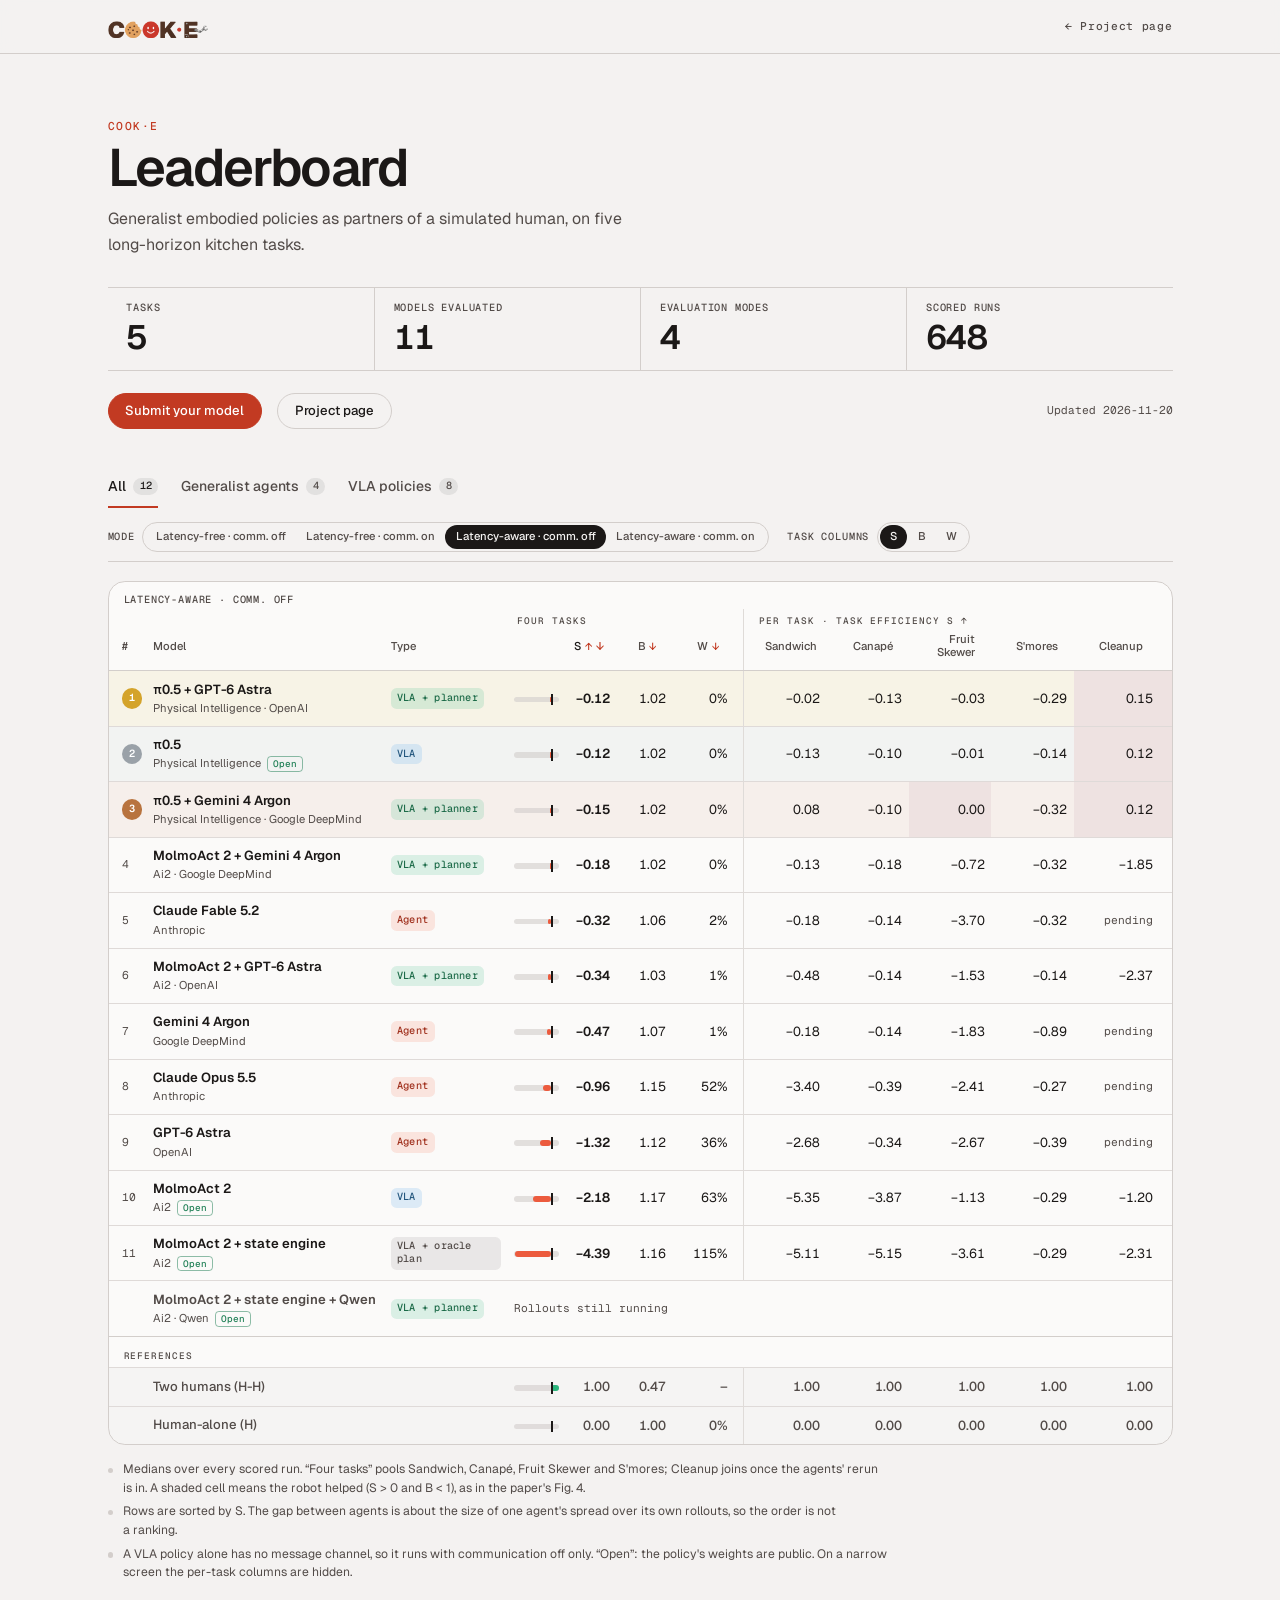
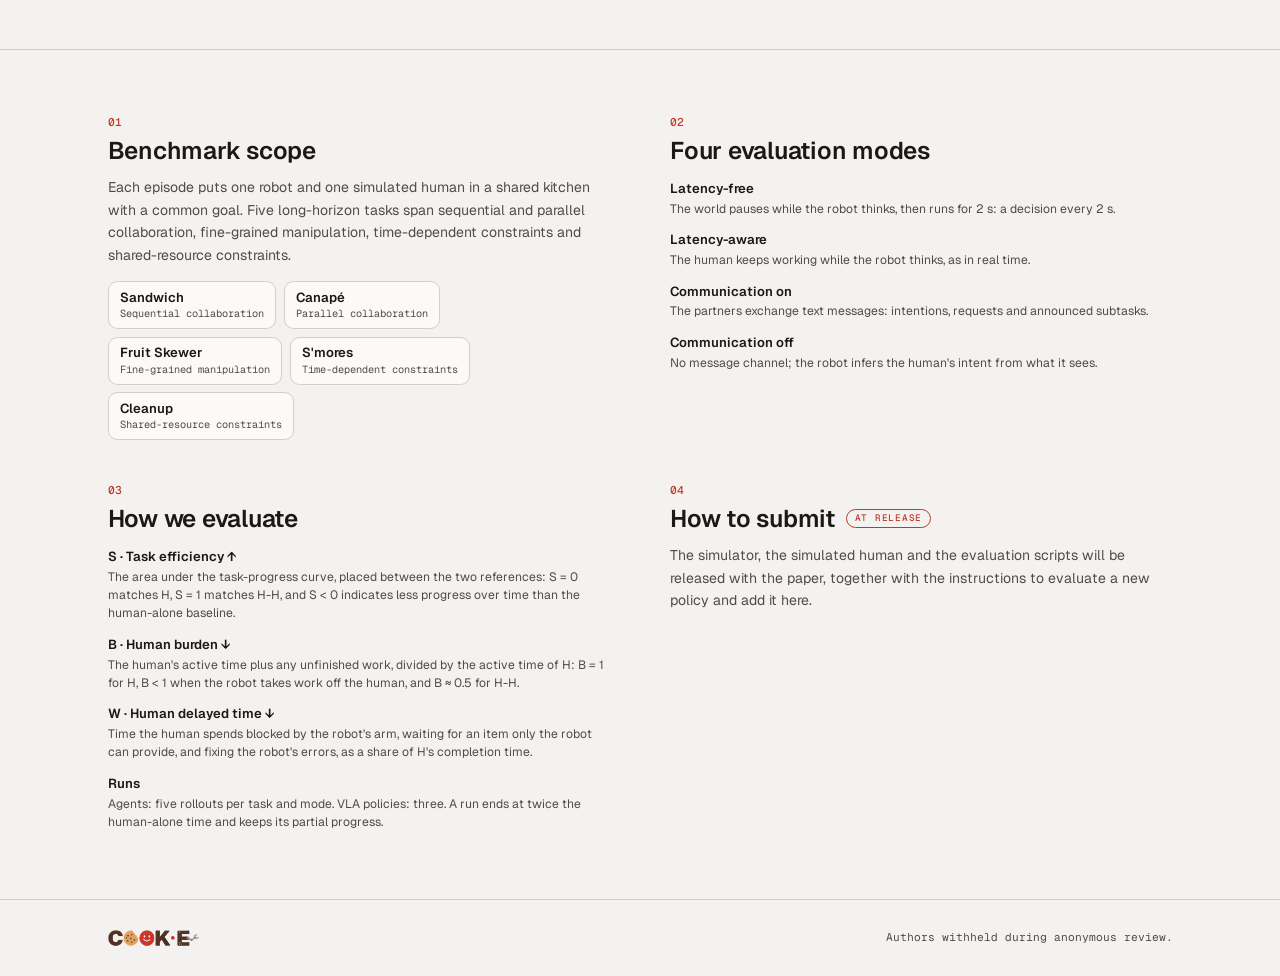
<file: leaderboard.html>
<!doctype html>
<html lang="en">
<head>
  <meta charset="utf-8">
  <meta name="viewport" content="width=device-width, initial-scale=1">
  <title>COOK·E Leaderboard</title>
  <meta name="description" content="COOK·E leaderboard: task efficiency S, human burden B and human delayed time W of generalist agents and VLA policies on five collaborative kitchen tasks, in four evaluation modes.">
  <meta name="theme-color" content="#f4f2f1">
  <link rel="icon" href="data:image/svg+xml,%3Csvg xmlns='http://www.w3.org/2000/svg' viewBox='0 0 74 74'%3E%3Crect width='74' height='74' rx='22' fill='%23e0492f'/%3E%3Ccircle cx='24' cy='32' r='6' fill='%23141210'/%3E%3Ccircle cx='50' cy='32' r='6' fill='%23141210'/%3E%3Cpath d='M26 50c6 6 16 6 22 0' fill='none' stroke='%23141210' stroke-width='5' stroke-linecap='round'/%3E%3C/svg%3E">
  <link rel="preconnect" href="https://fonts.googleapis.com">
  <link rel="preconnect" href="https://fonts.gstatic.com" crossorigin>
  <link href="https://fonts.googleapis.com/css2?family=Geist:wght@400..700&family=Geist+Mono:wght@400;500&display=swap" rel="stylesheet">
  <link rel="stylesheet" href="styles.css?v=20261121b">
  <link rel="stylesheet" href="leaderboard.css?v=20261121b">
</head>
<body class="lb-page" data-theme="cream">
  <!-- The leaderboard always uses the light theme (no night mode). -->
  <div id="app"></div>
  <noscript><p style="padding:24px">The COOK·E leaderboard needs JavaScript.</p></noscript>
  <script src="content.js?v=20261121b"></script>
  <script src="leaderboard-board.js?v=20261121b"></script>
  <script src="leaderboard-copy.js?v=20261121b"></script>
  <script src="leaderboard.js?v=20261121b"></script>
</body>
</html>
</file>
<file: styles.css>
/* Theme tokens are registered so a theme change can cross-fade every color. */
@property --bg { syntax: "<color>"; inherits: true; initial-value: #141210; }
@property --fg { syntax: "<color>"; inherits: true; initial-value: #f3ebdd; }
@property --muted { syntax: "<color>"; inherits: true; initial-value: #a89e8e; }
@property --line { syntax: "<color>"; inherits: true; initial-value: #3a332c; }
@property --surface { syntax: "<color>"; inherits: true; initial-value: #1f1b17; }
@property --surface-2 { syntax: "<color>"; inherits: true; initial-value: #26211c; }

/*
 * Layout rules for the whole page:
 * - Sizes are in rem. The root size scales the entire page on large screens,
 *   limited by both width and height, so wide and short windows stay balanced.
 * - Everything sits on .wrap: one left edge, one right edge.
 * - Two-column sections use --split, so their column lines match.
 * - Breakpoints are 1280px (side rail appears), 1000px (split collapses), and
 *   640px (phone). Use no others.
 */
:root {
  --tomato: #e0492f;
  --tomato-deep: #9f2f1c;
  --cream: #f3ebdd;
  --human: #f2a33a;
  --robot: #62c08d;
  --cool: #8db7d4;
  /* Fills for figures (bars, lanes, timelines). Text keeps the tones above; the light theme brightens only these. */
  --f-tomato: #e0492f; --f-human: #f2a33a; --f-robot: #62c08d; --f-cool: #8db7d4; --f-think: #6b6157;

  --gutter: clamp(1rem, 4vw, 3.5rem);
  --max: 74rem;
  --rail: 13.5rem;
  --measure: 42rem;
  --split: minmax(0, 7fr) minmax(0, 5fr);
  --split-rev: minmax(0, 5fr) minmax(0, 7fr);
  --col-gap: clamp(1.5rem, 4vw, 4rem);
  --tile-gap: .75rem;
  --block: clamp(2.5rem, 6vw, 4rem);
  --r-s: .625rem;
  --r-m: .875rem;
  --r-l: 1.125rem;

  --t-label: .75rem;
  --t-small: .9375rem;
  --t-body: 1rem;
  --t-lead: clamp(1rem, .95rem + .2vw, 1.0625rem);
  --t-sub: clamp(1.25rem, 1.1rem + .6vw, 1.625rem);
  --t-h3: clamp(1.5rem, 1.2rem + 1.2vw, 2.25rem);
  --t-h2: clamp(1.75rem, 1.4rem + 1.4vw, 2.5rem);

  /* Geist throughout: headings at --display-w, running text and labels in Geist and Geist Mono. */
  --display: "Geist", system-ui, sans-serif;
  --display-w: 600;
  --body: "Geist", system-ui, sans-serif;
  --mono: "Geist Mono", ui-monospace, monospace;
  --ease: cubic-bezier(.2, .7, .1, 1);
}

body[data-theme="ink"] {
  --bg: #141210; --fg: #f6efe3; --muted: #c9bfae;
  --line: #453d34; --surface: #1f1b17; --surface-2: #26211c;
}
/* Light theme ("cream" is the switch's old name). A warm grey with no yellow in it: --paper is the page colour, and
 * the hero's veil and the browser bar (main.js) take the same value. */
body[data-theme="cream"] {
  --paper: #f4f2f1;
  --bg: var(--paper); --fg: #1b1817; --muted: #524b48;
  --line: #d3cecb; --surface: #eae7e5; --surface-2: #e1dddb;
  --tomato: #c23a22; --human: #a8620a; --robot: #1f7f55; --cool: #3a6a8c;
  --f-tomato: #ec5b3e; --f-human: #f5a524; --f-robot: #2cb67d; --f-cool: #3d9be9; --f-think: #cbc5c1;
}
*, *::before, *::after { box-sizing: border-box; }
html {
  /* 15px up to a 1440 × 900 window, then in step with the tighter dimension. */
  font-size: clamp(15px, min(1.042vw, 1.667vh), 20px);
  scroll-padding-top: 4.5rem;
  -webkit-text-size-adjust: 100%;
}
body {
  margin: 0;
  background: var(--bg);
  color: var(--fg);
  font: 400 var(--t-body)/1.6 var(--body);
  -webkit-font-smoothing: antialiased;
  transition: --bg .3s ease, --fg .3s ease, --muted .3s ease, --line .3s ease, --surface .3s ease, --surface-2 .3s ease;
}
h1, h2, h3, h4, p, ul, ol, figure, blockquote, dl, dd { margin: 0; padding: 0; }
h2, h3, h4 { text-wrap: balance; font-weight: 400; }
p, li, dd, blockquote { text-wrap: pretty; }
figcaption { text-wrap: balance; }
ul, ol { list-style: none; }
a { color: inherit; }
button { font: inherit; color: inherit; background: none; border: 0; cursor: pointer; }
:focus-visible { outline: 2px solid var(--tomato); outline-offset: 3px; }

.wrap { width: 100%; max-width: var(--max); margin-inline: auto; padding-inline: var(--gutter); }
section { position: relative; }
.pad { padding-block: clamp(3rem, 6vw, 5rem); }

/* Running text keeps one line length when its column stacks to full width. */
.mt-card p, .principle p, .gap-list p { max-width: var(--measure); }

/* Section openings: a plain numbered title, then the claim. */
.sec-head h2 {
  display: flex; align-items: baseline; gap: .625rem;
  font: var(--display-w) var(--t-h2)/1.1 var(--display); letter-spacing: -.015em;
}
.sec-no { font: 500 var(--t-label)/1 var(--mono); letter-spacing: .06em; color: var(--tomato); transform: translateY(-.15em); }
.claim {
  margin-top: .875rem; max-width: 30em;
  font: 400 var(--t-sub)/1.25 var(--display); letter-spacing: -.01em; color: var(--muted); text-wrap: balance;
}
.claim em { font-style: italic; color: var(--tomato); }
.lede { color: var(--muted); max-width: 46rem; font-size: var(--t-lead); margin-top: 1.25rem; }
.lede b, .abs-body b { color: var(--fg); font-weight: 600; }

/* Wordmark */
.wm { display: inline-block; vertical-align: bottom; line-height: 0; }
.wm svg { display: block; height: .86em; width: auto; aspect-ratio: 1400 / 248; }
body[data-theme="ink"] .wm-day, body[data-theme="cream"] .wm-night { display: none; }
.wm-eye { transform-box: fill-box; transform-origin: center; animation: blink 5s infinite; }
@keyframes blink { 0%, 94%, 100% { transform: scaleY(1); } 97% { transform: scaleY(.1); } }

/* Awning */
.awning { display: flex; width: 100%; height: clamp(1.625rem, 3.4vw, 3rem); position: relative; z-index: 2; }
.awning i {
  flex: 1; display: block; transform-origin: top;
  border-radius: 0 0 50% 50% / 0 0 clamp(.625rem, 1.2vw, 1.125rem) clamp(.625rem, 1.2vw, 1.125rem);
  background: var(--tomato);
  box-shadow: inset 0 14px 18px -12px rgba(0, 0, 0, .35);
}
.awning i:nth-child(even) { background: var(--cream); }

/* Media + placeholder */
.media { position: relative; overflow: hidden; background: var(--surface); }
.media video, .media img { display: block; width: 100%; height: 100%; object-fit: cover; }
.ph {
  position: absolute; inset: 0; display: flex; flex-direction: column; justify-content: flex-end; gap: .375rem;
  padding: clamp(.875rem, 2vw, 1.5rem);
  background:
    linear-gradient(to top, color-mix(in srgb, var(--surface) 85%, transparent), transparent 55%),
    repeating-linear-gradient(135deg, var(--surface) 0 18px, var(--surface-2) 18px 36px);
}
.ph::before, .ph::after {
  content: ""; position: absolute; width: 1.125rem; height: 1.125rem; border: 1px solid var(--muted); opacity: .6;
}
.ph::before { top: .875rem; left: .875rem; border-right: 0; border-bottom: 0; }
.ph::after { top: .875rem; right: .875rem; border-left: 0; border-bottom: 0; }
.ph.has-poster { background: linear-gradient(to top, color-mix(in srgb, var(--surface) 92%, transparent), color-mix(in srgb, var(--surface) 55%, transparent)), var(--poster) center / cover; }
.ph-tag { font: 500 var(--t-label)/1 var(--mono); letter-spacing: .12em; text-transform: uppercase; color: var(--tomato); }
.ph-title { font: var(--display-w) clamp(1.125rem, 1rem + .5vw, 1.5rem)/1.2 var(--display); }
.ph-spec { font: 400 var(--t-label)/1.4 var(--mono); color: var(--muted); }
.ph-tc { position: absolute; top: 1.125rem; right: 2.5rem; font: 400 var(--t-label)/1 var(--mono); color: var(--muted); font-variant-numeric: tabular-nums; }

/* Figures */
main { counter-reset: fig; }
.fig figcaption { margin-top: .75rem; max-width: var(--measure); font-size: var(--t-small); line-height: 1.5; color: var(--muted); }
.fig figcaption::before { counter-increment: fig; content: "Figure " counter(fig) ". "; color: var(--muted); }
.fig figcaption b { font-weight: 600; color: var(--fg); }
.media.is-plate { background: #fff; padding: clamp(.75rem, 2vw, 1.5rem); border-radius: var(--r-m); }
.media.is-plate img { height: auto; object-fit: contain; }

/* Nav */
.nav {
  position: fixed; inset: 0 0 auto 0; z-index: 30; padding-block: 1rem; pointer-events: none;
  opacity: 0; transform: translateY(-.5rem); transition: opacity .4s, transform .4s;
}
.nav.is-on { opacity: 1; transform: none; pointer-events: auto; }
.nav::before {
  content: ""; position: absolute; inset: 0 0 -1.5rem 0; z-index: -1; pointer-events: none;
  background: linear-gradient(var(--bg) 40%, transparent);
}
.nav-in { display: flex; align-items: center; gap: clamp(1rem, 2vw, 1.75rem); }
.nav-wm { margin-right: auto; text-decoration: none; }
.nav .wm { font-size: 1.75rem; }
.nav ul { display: flex; gap: clamp(.875rem, 2vw, 1.75rem); }
.nav ul a { font: 500 var(--t-label)/1 var(--mono); letter-spacing: .06em; color: var(--muted); text-decoration: none; white-space: nowrap; transition: color .2s; }
.nav ul a:hover, .nav ul a.is-active { color: var(--fg); }
.nav ul a b { display: none; }
.nav .is-minor { display: none; }

.mode {
  display: inline-flex; align-items: center; gap: .5rem; padding: .375rem .625rem; flex: none;
  font: 500 var(--t-label)/1 var(--mono); color: var(--muted);
  border: 1px solid var(--line); border-radius: 999px;
}
.mode i { position: relative; width: 1.75rem; height: 1rem; border-radius: 999px; background: var(--line); transition: background .2s; }
.mode i::after { content: ""; position: absolute; top: .125rem; left: .125rem; width: .75rem; height: .75rem; border-radius: 50%; background: var(--fg); transition: transform .2s; }
.mode[aria-checked="true"] i { background: var(--tomato); }
.mode[aria-checked="true"] i::after { transform: translateX(.75rem); background: #fff; }
.mode b { font-weight: 500; color: var(--fg); min-width: 3ch; text-align: left; }

/* Hero */
/* The hero follows night mode: a dark veil over its image with night mode on, a light veil with it off.
 * The two veils cross-fade with the page colours. */
.hero {
  --bg: #141210; --fg: #f6efe3; --muted: #d6ccbb; --line: #5a5046;
  min-height: 100svh; display: flex; flex-direction: column; overflow: hidden;
  background: var(--bg); color: var(--fg);
  transition: --bg .3s ease, --fg .3s ease, --muted .3s ease, --line .3s ease;
}
body[data-theme="cream"] .hero { --bg: var(--paper); --fg: #1b1817; --muted: #524b48; --line: #d3cecb; }
.hero-media { position: absolute; inset: 0; }
.hero-media .media { position: absolute; inset: 0; }
.hero-media .ph { justify-content: flex-start; padding-top: clamp(4rem, 8vw, 6rem); }
.hero-shade { position: absolute; inset: 0; pointer-events: none; }
.hero-shade::before, .hero-shade::after { content: ""; position: absolute; inset: 0; transition: opacity .3s ease; }
.hero-shade::before {
  background: radial-gradient(ellipse 62% 50% at 50% 50%, rgba(20, 18, 16, .88), rgba(20, 18, 16, .62) 72%, rgba(20, 18, 16, .5)),
    linear-gradient(to top, #141210, transparent 22%);
}
.hero-shade::after {
  opacity: 0;
  background: radial-gradient(ellipse 62% 50% at 50% 50%, color-mix(in srgb, var(--paper) 92%, transparent), color-mix(in srgb, var(--paper) 70%, transparent) 72%, color-mix(in srgb, var(--paper) 58%, transparent)),
    linear-gradient(to top, var(--paper), transparent 22%);
}
body[data-theme="cream"] .hero-shade::before { opacity: 0; }
body[data-theme="cream"] .hero-shade::after { opacity: 1; }
.hero-body {
  position: relative; z-index: 1; flex: 1; display: flex; flex-direction: column; justify-content: center; align-items: center;
  text-align: center; padding-block: 2.5rem 5rem;
}
.hero h1 { font-size: clamp(3.25rem, 9vw, 7.5rem); line-height: .9; }
.hero h1 .wm { line-height: .9; }
.hero-title { margin-top: clamp(1rem, 2.4vw, 1.75rem); max-width: 25em; font: var(--display-w) clamp(1.25rem, 1rem + 1.1vw, 2rem)/1.25 var(--display); letter-spacing: -.01em; text-wrap: balance; }
.hero-authors { margin-top: 1rem; font: 400 var(--t-label)/1.4 var(--mono); color: var(--muted); }
/* Paper-style author block: names with superscript affiliation numbers, then the numbered affiliations. */
.hero-authors.is-list {
  max-width: min(76rem, 100%); margin-top: 1.25rem; font: 500 clamp(.875rem, .8rem + .3vw, 1.0625rem)/1.7 var(--body);
  color: var(--fg); text-wrap: balance;
}
.hero-author, .hero-aff { display: inline-block; white-space: nowrap; }
/* Fixed author rows (content.js hero.authorRows): one line each where they fit, plain wrapping below that. */
@media (min-width: 75rem) {
  .hero-authors.is-list { width: max-content; max-width: calc(100vw - 2rem); }
  .hero-author-row { display: block; white-space: nowrap; }
}
.hero-author { margin-inline: .2em; }
.hero-authors sup, .hero-affs sup { font: 500 .68em/1 var(--mono); color: var(--tomato); vertical-align: super; }
.hero-authors sup { margin-left: .1em; }
.hero-affs {
  max-width: min(76rem, 100%); margin-top: .75rem; font: 400 var(--t-label)/1.7 var(--mono); color: var(--muted); text-wrap: balance;
}
.hero-aff { margin-inline: .5em; }
.hero-notes { margin-top: .25rem; }
/* Affiliation logos: transparent files in full colour on the light hero; in night mode they turn into
 * light single-colour marks, since several are dark navy or black. */
.hero-affs.has-logos {
  display: flex; flex-wrap: wrap; justify-content: center; align-items: center; gap: .875rem clamp(1.25rem, 2.6vw, 2.5rem);
  margin-top: 1.25rem;
}
body:not([data-theme="cream"]) .hero-logo img { filter: brightness(0) invert(1); opacity: .92; }
.hero-logo { display: inline-flex; align-items: flex-start; gap: .2rem; }
.hero-logo img { display: block; width: auto; height: calc(var(--h) * clamp(.46px, .22px + .036vw, .74px)); }
.hero-affs.has-logos sup { margin: 0; color: var(--tomato); }
.hero-notes { margin-top: .75rem; }
.hero-affs sup { margin-right: .2em; }
@media (max-width: 640px) { .hero-aff { white-space: normal; } }
.hero .btns { justify-content: center; margin-top: 1.5rem; }
.hero .btn { background: rgba(20, 18, 16, .55); }
body[data-theme="cream"] .hero .btn { background: color-mix(in srgb, #fff 70%, transparent); }
/* The leaderboard link sits in the button row: a filled pill in the accent colour. */
.hero-lb {
  display: inline-flex; align-items: baseline; gap: .625rem; padding: .75rem 1rem;
  border: 1px solid var(--tomato); border-radius: 999px; background: var(--tomato);
  color: #fff; text-decoration: none; white-space: nowrap; transition: filter .25s;
}
.hero-lb b { font: 600 .875rem/1 var(--body); }
.hero-lb span { font: 400 var(--t-label)/1 var(--mono); letter-spacing: .04em; color: rgba(255, 255, 255, .85); }
.hero-lb i { font: 500 .875rem/1 var(--body); font-style: normal; transition: transform .25s var(--ease); }
.hero-lb:hover { filter: brightness(1.08); }
.hero-lb:hover i { transform: translateX(.2rem); }
@media (max-width: 640px) { .hero-lb span { display: none; } }
.hero-cue {
  position: absolute; z-index: 1; left: 50%; bottom: 1.25rem; transform: translateX(-50%); padding-bottom: 1.75rem;
  font: 500 .75rem/1 var(--mono); letter-spacing: .14em; text-transform: uppercase; text-decoration: none; white-space: nowrap; color: var(--muted);
}
.hero-cue::after { content: ""; position: absolute; left: 50%; bottom: 0; width: 1px; height: 1.25rem; background: currentColor; }

.btns { display: flex; flex-wrap: wrap; gap: .5rem; }
.btn {
  display: inline-flex; align-items: baseline; gap: .5rem; padding: .75rem 1rem;
  border: 1px solid var(--line); border-radius: 999px; font: 500 .875rem/1 var(--body); text-decoration: none; white-space: nowrap;
  transition: background .25s, color .25s, border-color .25s;
}
a.btn:hover { background: var(--fg); color: var(--bg); border-color: var(--fg); }
.btn.is-off { color: var(--muted); cursor: default; }
.btn small { font: 400 .6875rem/1 var(--mono); letter-spacing: .06em; text-transform: uppercase; opacity: .85; }

/* Abstract */
.abs-body { margin-top: 1.25rem; font-size: var(--t-lead); max-width: 46rem; }

/* Gap */
.gap-list { margin-top: 2.25rem; border-top: 1px solid var(--line); }
.gap-list li {
  display: grid; grid-template-columns: var(--split); gap: .5rem var(--col-gap); align-items: baseline;
  padding-block: 1.25rem; border-bottom: 1px solid var(--line);
}
.gap-t { display: grid; grid-template-columns: 2.5rem minmax(0, 1fr); align-items: baseline; }
.gap-list span { font: 400 var(--t-label)/1 var(--mono); color: var(--tomato); }
.gap-list h3 { font: var(--display-w) var(--t-sub)/1.15 var(--display); letter-spacing: -.01em; }
.gap-list p { color: var(--muted); font-size: var(--t-small); }

.matrix { margin-top: var(--block); }
.matrix-cap { font-size: var(--t-small); line-height: 1.5; color: var(--muted); max-width: var(--measure); margin-top: 1rem; text-wrap: balance; }
.matrix-cap b { font-weight: 600; color: var(--fg); }
.matrix-scroll, .rs-scroll { overflow-x: auto; -webkit-overflow-scrolling: touch; }
.matrix table { border-collapse: collapse; width: 100%; min-width: 42rem; font: 400 .8125rem/1 var(--mono); }
.matrix th, .matrix td { padding: .25rem .375rem; text-align: center; white-space: nowrap; }
.matrix th:first-child, .matrix td:first-child { text-align: left; padding-left: .625rem; }
.matrix thead th { font-weight: 500; color: var(--muted); font-size: .75rem; }
.matrix .m-grp th { color: var(--fg); padding-bottom: .125rem; }
.matrix .m-sec td { padding: .5625rem 0 .25rem .625rem; font-size: .75rem; letter-spacing: .08em; text-transform: uppercase; color: var(--muted); border-bottom: 1px solid var(--line); }
.matrix .m-ours td { background: var(--tomato); color: #fff; font-weight: 500; padding-block: .375rem; }
.matrix .m-ours td:first-child { font-family: "Outfit", var(--body); font-size: .875rem; border-radius: var(--r-s) 0 0 var(--r-s); }
.matrix .m-ours td:last-child { border-radius: 0 var(--r-s) var(--r-s) 0; }
.matrix .m-gap td { padding: .125rem; }
.g { display: inline-block; width: .75rem; height: .75rem; vertical-align: middle; }
.g-y { color: var(--robot); }
.g-h { color: var(--human); }
.g-n { color: var(--muted); opacity: .45; }
.m-ours .g { color: #fff; }
.matrix-legend { display: flex; flex-wrap: wrap; gap: .5rem 1rem; margin-top: .625rem; font: 400 .75rem/1 var(--mono); color: var(--muted); }
.matrix-legend span { display: inline-flex; gap: .375rem; align-items: center; }

/* Motivation: the benchmark, after the comparison table */
.bm { margin-top: calc(var(--block) * 1.25); padding-top: var(--block); border-top: 1px solid var(--line); }
.bm-claim { max-width: 32em; font: 400 var(--t-sub)/1.25 var(--display); letter-spacing: -.01em; text-wrap: balance; }
.bm-claim em { font-style: italic; color: var(--tomato); }
.bm-claim b { font-weight: 700; }
.bm .lede { margin-top: .75rem; }
.hsim { display: grid; grid-template-columns: var(--split-rev); gap: 1rem var(--col-gap); margin-top: var(--block); padding: clamp(1rem, 2.4vw, 1.5rem); background: var(--surface); border: 1px solid var(--line); border-radius: var(--r-l); }
.hsim h3 { font: var(--display-w) var(--t-sub)/1.15 var(--display); letter-spacing: -.01em; }
.hsim p { font-size: var(--t-small); color: var(--muted); }

/* Tiles share rows across a set, so labels, titles, and text line up. */
.principles { display: grid; gap: var(--tile-gap); margin-top: var(--block); grid-template-columns: repeat(3, minmax(0, 1fr)); grid-auto-rows: auto; }
.principle {
  display: grid; grid-row: span 3; grid-template-rows: subgrid; row-gap: 0;
  background: var(--surface); border: 1px solid var(--line); padding: 1.25rem; border-radius: var(--r-m);
}
.principle span { font: 500 var(--t-label)/1 var(--mono); letter-spacing: .1em; text-transform: uppercase; color: var(--muted); }
.principle h3 { font: var(--display-w) var(--t-sub)/1.15 var(--display); letter-spacing: -.01em; margin: .75rem 0 .5rem; }
.principle p { font-size: var(--t-small); color: var(--muted); }

.sch-fig { margin-top: var(--block); }
.setup { display: grid; grid-template-columns: repeat(6, minmax(0, 1fr)); gap: 1rem 1.25rem; margin-top: clamp(1.75rem, 4vw, 2.5rem); padding-top: .875rem; border-top: 1px solid var(--line); }
.setup dt { font: 500 .75rem/1 var(--mono); letter-spacing: .08em; text-transform: uppercase; color: var(--muted); margin-bottom: .375rem; }
.setup dd { font-size: .875rem; line-height: 1.35; }

/* Segmented controls */
.seg { display: inline-flex; flex-wrap: wrap; padding: .1875rem; border: 1px solid var(--line); border-radius: 1.375rem; max-width: 100%; }
.seg button { flex: 1 1 auto; padding: .5625rem .875rem; border-radius: 999px; font: 500 .8125rem/1 var(--body); color: var(--muted); white-space: nowrap; transition: background .25s, color .25s; }
.seg button[aria-pressed="true"] { background: var(--fg); color: var(--bg); }
.seg.is-sm { padding: .125rem; }
.seg.is-sm button { flex: none; padding: .4375rem .6875rem; font-size: .75rem; }
.seg-label { align-self: center; padding: 0 .375rem 0 .5rem; font: 500 .6875rem/1 var(--mono); letter-spacing: .06em; text-transform: uppercase; color: var(--muted); }

/* Tasks */
.tasks-panel { margin-top: 1.5rem; }
.task { margin-top: 1rem; }
.task[hidden] { display: none; }

/* Task player: the video and its controls; beside it the dialogue and a small timeline. */
.tp { display: grid; grid-template-columns: minmax(0, 3fr) minmax(0, 2fr); gap: var(--tile-gap); }
.tp-main { min-width: 0; }
.tp-media { position: relative; }
.tp-media .media { aspect-ratio: 4 / 3; border-radius: var(--r-m); background: #000; }
.tp-media .ph-title { font-size: 1.125rem; }
.tp-ctl { display: flex; flex-wrap: wrap; align-items: center; gap: .5rem; margin-top: .375rem; }
.tp-speed { margin-left: auto; }
.tp-line { margin-top: .75rem; font-size: var(--t-small); line-height: 1.45; }
.tp-line b { margin-right: .625rem; font: 500 var(--t-label)/1 var(--mono); letter-spacing: .06em; text-transform: uppercase; color: var(--tomato); }
.tp-meta { margin-top: .25rem; font: 400 .6875rem/1.4 var(--mono); color: var(--muted); }
/* The side column takes the video column's height; the dialogue scrolls inside it. */
.tp-side { position: relative; min-width: 0; }
.tp-side-in { position: absolute; inset: 0; display: flex; flex-direction: column; gap: var(--tile-gap); }
.tl { flex: none; padding: .625rem .75rem .5rem; background: var(--bg); border: 1px solid var(--line); border-radius: var(--r-m); }
.tl-head { display: flex; justify-content: space-between; gap: .5rem; font: 500 .6875rem/1 var(--mono); letter-spacing: .08em; text-transform: uppercase; color: var(--muted); }
.tl-head b { font-weight: 500; color: var(--fg); }
.tl-canvas { display: block; width: 100%; height: 3.75rem; margin-top: .5rem; }
.tl-read { margin-top: .25rem; font: 400 .6875rem/1.3 var(--mono); color: var(--muted); font-variant-numeric: tabular-nums; }
.tl-read.is-paused { color: var(--tomato); }

/* Task figure: the finished state beside the steps. */
.tf-fig { margin-top: 1.25rem; padding-top: 1.25rem; border-top: 1px solid var(--line); }
.tf { display: grid; grid-template-columns: minmax(0, 19rem) minmax(0, 1fr); gap: 1rem clamp(1.25rem, 3vw, 2.25rem); align-items: start; }
.tf-art { min-width: 0; max-width: 19rem; }
.tf .eyebrow { color: var(--muted); }
.tf-svg { display: block; width: 100%; height: auto; overflow: visible; }
.tf-steps { display: grid; }
.tf-steps li { display: grid; grid-template-columns: 1.75rem minmax(0, 10rem) minmax(0, 1fr); gap: .625rem; align-items: baseline; padding: .3125rem .375rem; border-top: 1px solid var(--line); border-radius: .25rem; transition: opacity .3s, background .3s; }
.tf-steps b { font: 500 .75rem/1 var(--mono); color: var(--tomato); }
.tf-steps span { font-size: .9375rem; line-height: 1.3; }
.tf-steps small { font-size: .8125rem; line-height: 1.35; color: var(--muted); }
.tf-prog { height: 3px; margin-top: .625rem; background: var(--line); border-radius: 2px; overflow: hidden; }
.tf-prog i { display: block; height: 100%; background: var(--tomato); transform: scaleX(1); transform-origin: left; transition: transform .35s var(--ease); }
.tf-round { font-variant-numeric: tabular-nums; }

/* While the drawing follows the video: parts appear at their step, the current one pulses. */
.tf [data-ph], .tf [data-off] { transition: opacity .4s, transform .4s var(--ease); transform-box: fill-box; transform-origin: center; }
.tf.is-sync .is-hidden { opacity: 0; transform: scale(.6); }
.tf.is-sync .is-gone { opacity: 0; }
.tf.is-sync .is-now { animation: tf-now .9s ease-in-out infinite alternate; }
.tf.is-sync .tv-row:not(.is-done) .tv-stick { stroke-dasharray: 5 5; }
.tf.is-sync .tv-bread:not(.is-done) rect { filter: brightness(1.35) saturate(.6); }
.tf.is-sync .tv-heat:not(.is-done) { opacity: .35; }
.tf.is-sync .tf-steps li { opacity: .45; }
.tf.is-sync .tf-steps li.is-done { opacity: .75; }
.tf.is-sync .tf-steps li.is-now { opacity: 1; background: color-mix(in srgb, var(--tomato) 14%, transparent); }
.tf.is-sync .tf-steps li.is-now span { color: var(--fg); font-weight: 600; }
@keyframes tf-now { to { opacity: .4; } }
.tf-repeat { padding-top: .625rem; border-top: 1px solid var(--line); font: 500 var(--t-label)/1.4 var(--mono); color: var(--tomato); }
.tv-plate { fill: var(--bg); stroke: var(--line); }
.tv-stick { fill: none; stroke: #c9a877; stroke-width: 3; stroke-linecap: round; }
.tv-food { stroke: rgba(0, 0, 0, .25); }
.tv-mark { fill: none; stroke: var(--tomato); stroke-width: 2; }
.tv-lead { fill: none; stroke: var(--line); }
.tv-heat { fill: var(--tomato); }
.tv-axis { fill: none; stroke: var(--line); }
.tv-window { fill: none; stroke: var(--fg); stroke-width: 1.5; }
.tv-table { fill: var(--surface-2); stroke: var(--line); }
.tv-zone { fill: none; stroke: var(--line); stroke-dasharray: 3 5; }
.tv-spill { fill: #6a4426; }
.tv-dish { fill: var(--bg); stroke: var(--line); }
.tv-shared { fill: var(--bg); stroke: var(--tomato); stroke-width: 1.75; }

/* Tasks: the robot prompt and settings, folded under the heading */
.ev-more { margin-top: 1.25rem; }
.ev-more summary { display: inline-flex; align-items: center; gap: .5rem; cursor: pointer; list-style: none; font: 500 var(--t-label)/1 var(--mono); letter-spacing: .06em; text-transform: uppercase; color: var(--muted); transition: color .2s; }
.ev-more summary::-webkit-details-marker { display: none; }
.ev-more summary::before { content: "+"; display: grid; place-items: center; width: 1.125rem; height: 1.125rem; border: 1px solid var(--line); border-radius: 50%; color: var(--tomato); }
.ev-more[open] summary::before { content: "−"; }
.ev-more summary:hover { color: var(--fg); }
.ev-grid { display: grid; grid-template-columns: minmax(0, 3fr) minmax(0, 2fr); gap: 1rem var(--col-gap); margin-top: 1rem; align-items: start; }
.ev-settings { display: grid; border-top: 1px solid var(--line); }
.ev-settings div { display: grid; grid-template-columns: minmax(0, 8rem) minmax(0, 1fr); gap: .75rem; padding-block: .5rem; border-bottom: 1px solid var(--line); }
.ev-settings dt { font: 500 .75rem/1.5 var(--mono); letter-spacing: .04em; text-transform: uppercase; color: var(--muted); }
.ev-settings dd { font-size: .875rem; line-height: 1.45; }
.ev-quote { padding: 1rem 1.125rem; background: var(--surface); border: 1px solid var(--line); border-radius: var(--r-m); font: 400 .8125rem/1.6 var(--mono); }
.ev-quote p + p { margin-top: .625rem; }
.ev-switch { padding-top: .625rem; border-top: 1px dashed var(--line); color: var(--muted); }
.ev-switch b { display: block; font-weight: 500; color: var(--tomato); }

/* Rollout parts: view tag, playback bar, dialogue */
.ro-tag { position: absolute; left: .75rem; top: .75rem; padding: .3125rem .5rem; border-radius: .3125rem; background: rgba(20, 18, 16, .72); color: #f6efe3; font: 500 .6875rem/1 var(--mono); letter-spacing: .08em; text-transform: uppercase; }
.ro-tag.ro-model { left: auto; right: .75rem; }
.ro-bar { display: flex; align-items: center; gap: .75rem; margin-top: .5rem; }
.ro-play { flex: none; display: grid; place-items: center; width: 2.125rem; height: 2.125rem; border-radius: 50%; background: var(--fg); color: var(--bg); transition: transform .15s; }
.ro-play:hover { transform: scale(1.06); }
.ro-play svg { grid-area: 1 / 1; width: 1.125rem; height: 1.125rem; fill: currentColor; }
.ro-play .i-pause, .ro-play.is-playing .i-play { display: none; }
.ro-play.is-playing .i-pause { display: block; }
/* Position bar: a 4 px line in a taller hit area, with a handle that shows on hover, focus and drag. */
.ro-track { --p: 0; position: relative; flex: 1; height: 1.5rem; cursor: pointer; touch-action: none; }
.ro-track::before, .ro-track i { content: ""; position: absolute; left: 0; right: 0; top: 50%; height: 4px; margin-top: -2px; border-radius: 2px; }
.ro-track::before { background: var(--line); }
.ro-track i { background: var(--tomato); transform: scaleX(var(--p)); transform-origin: left; }
.ro-track b { position: absolute; top: 50%; left: calc(var(--p) * 100%); width: .875rem; height: .875rem; margin: -.4375rem 0 0 -.4375rem; border-radius: 50%; background: var(--tomato); box-shadow: 0 0 0 3px color-mix(in srgb, var(--tomato) 25%, transparent); transform: scale(.6); transition: transform .15s; }
.ro-track:hover b, .ro-track:focus-visible b, .ro-track.is-drag b { transform: scale(1); }
.ro-track:focus-visible { outline: none; }
.ro-chat { display: flex; flex-direction: column; flex: 1 1 0; min-height: 0; background: var(--bg); border: 1px solid var(--line); border-radius: var(--r-m); }
.ro-chat-head { display: flex; justify-content: space-between; align-items: baseline; padding: .625rem .875rem .5rem; border-bottom: 1px solid var(--line); font: 500 .6875rem/1 var(--mono); letter-spacing: .08em; text-transform: uppercase; color: var(--muted); }
.ro-chat-head b { font-weight: 500; color: var(--fg); }
.ro-chat-head span { font-variant-numeric: tabular-nums; }
.ro-log { flex: 1 1 0; min-height: 0; display: flex; flex-direction: column; gap: .4375rem; padding: .75rem .875rem; overflow-y: auto; overscroll-behavior: contain; }
.ro-msg { max-width: 90%; padding: .4375rem .625rem .5rem; border-radius: .625rem; background: var(--surface); border: 1px solid var(--line); font-size: .8125rem; line-height: 1.4; animation: ro-in .35s var(--ease) both; }
.ro-msg.is-human { align-self: flex-start; border-color: color-mix(in srgb, var(--human) 55%, var(--line)); border-bottom-left-radius: .25rem; }
.ro-msg.is-robot { align-self: flex-end; border-color: color-mix(in srgb, var(--robot) 55%, var(--line)); border-bottom-right-radius: .25rem; }
.ro-meta { display: flex; gap: .5rem; align-items: baseline; margin-bottom: .1875rem; font: 500 .625rem/1 var(--mono); letter-spacing: .06em; text-transform: uppercase; color: var(--muted); }
.ro-msg.is-human .ro-meta b { color: var(--human); font-weight: 500; }
.ro-msg.is-robot .ro-meta b { color: var(--robot); font-weight: 500; }
.ro-empty { margin: auto; max-width: 15rem; text-align: center; font-size: .8125rem; line-height: 1.45; color: var(--muted); }
@keyframes ro-in { from { opacity: 0; transform: translateY(.375rem); } }

/* Metrics: real-world experiments */
.rw-block { margin-top: var(--block); padding-top: var(--block); border-top: 1px solid var(--line); }
.rw-head { display: flex; flex-wrap: wrap; align-items: center; gap: .75rem 1rem; }
.rw-head h3 { font: var(--display-w) var(--t-sub)/1.15 var(--display); letter-spacing: -.01em; }
.rw-head .badge { margin-top: 0; }
.rw-block .lede { margin-top: .75rem; }
.rw-block .rw-slider { margin-top: 1.25rem; }

/* Metrics: collaboration against burden, then the formulas */

/* Metrics */
.mt-grid { display: grid; grid-template-columns: repeat(2, minmax(0, 1fr)); gap: 1rem var(--tile-gap); margin-top: var(--block); align-items: stretch; }
.mt-card { min-width: 0; padding: clamp(1rem, 2.4vw, 1.75rem); background: var(--surface); border: 1px solid var(--line); border-radius: var(--r-l); }
.mt-card h3 { font: var(--display-w) var(--t-sub)/1.15 var(--display); margin-bottom: .5rem; }
.mt-card p { color: var(--muted); }
.tex { margin-top: 1.125rem; overflow-x: auto; overflow-y: hidden; color: var(--fg); }
.tex + .tex { margin-top: .25rem; }
.tex .katex-display { margin: .25rem 0; text-align: left; }
.tex .katex-display > .katex { text-align: left; font-size: 1.2em; }
.mt-short { margin-top: .25rem; font: 400 1.125rem/1.45 var(--body); color: var(--fg) !important; max-width: none !important; }
.mt-card h3 { font-size: var(--t-sub); }
.mt-card .tex { margin-top: 1.25rem; padding: .75rem 1rem; border-radius: var(--r-m); background: var(--bg); }
.mt-card .stops li { grid-template-columns: .625rem 5.25rem minmax(0, 1fr); align-items: center; }
.mt-card .stops li::before { content: ""; width: .625rem; height: .625rem; border-radius: 50%; background: var(--tone); }
.mt-card .stops b { color: var(--fg); }
.mt-card p { font-size: var(--t-small); }
.mt-where { margin-top: .5rem; font-size: .875rem !important; color: var(--muted); }
.mt-card .stops { margin-top: 1rem; }
.stops { margin-top: 1rem; }
.stops li { display: grid; grid-template-columns: 4.75rem minmax(0, 1fr); gap: .75rem; align-items: baseline; padding-block: .4375rem; border-top: 1px solid var(--line); font-size: var(--t-small); }
.stops b { font: 500 var(--t-label)/1.5 var(--mono); }
/* Results */
.badge { display: inline-block; max-width: 100%; padding: .4375rem .6875rem; border: 1px solid var(--tomato); color: var(--tomato); border-radius: var(--r-m); font: 500 var(--t-label)/1.3 var(--mono); letter-spacing: .06em; text-transform: uppercase; margin-top: 1rem; }

.axis-ctl { display: flex; flex-wrap: wrap; gap: .5rem; }

/* Row labels stay in view when a wide table scrolls sideways. */
.matrix tr > :first-child { position: sticky; left: 0; z-index: 1; background: var(--bg); }
.matrix .m-ours td:first-child { background: var(--tomato); }

/* Real world: one video slot per task. */
.rw-slider { max-width: 46rem; }
.rw-stage { position: relative; aspect-ratio: 16 / 10; border-radius: var(--r-l); overflow: hidden; background: #000; }
.rw-slide { position: absolute; inset: 0; }
.rw-slide[hidden] { display: none; }
.rw-slide video { display: block; width: 100%; height: 100%; object-fit: cover; }
.rw-slide figcaption { position: absolute; left: 0; right: 0; bottom: 0; display: flex; align-items: baseline; gap: .625rem; padding: 2rem 1rem .75rem; background: linear-gradient(transparent, rgba(0, 0, 0, .7)); color: #fff; }
.rw-slide figcaption b { font: var(--display-w) 1.125rem/1.2 var(--display); }
.rw-slide figcaption span { font: 500 .6875rem/1 var(--mono); letter-spacing: .06em; text-transform: uppercase; color: rgba(255, 255, 255, .8); }
.rw-nav { position: absolute; top: 50%; display: grid; place-items: center; width: 2.5rem; height: 2.5rem; margin-top: -1.25rem; border-radius: 50%; background: rgba(20, 18, 16, .6); color: #fff; transition: background .2s; }
.rw-nav:hover { background: rgba(20, 18, 16, .85); }
.rw-nav svg { width: 1.25rem; height: 1.25rem; fill: none; stroke: currentColor; stroke-width: 2.2; stroke-linecap: round; stroke-linejoin: round; }
.rw-nav.is-prev { left: .75rem; }
.rw-nav.is-next { right: .75rem; }
.rw-dots { display: flex; flex-wrap: wrap; gap: .375rem; margin-top: .625rem; }
.rw-dots button { padding: .375rem .625rem; border: 1px solid var(--line); border-radius: 999px; font: 500 .75rem/1 var(--body); color: var(--muted); transition: border-color .2s, background .2s, color .2s; }
.rw-dots button:hover { border-color: var(--muted); }
.rw-dots button[aria-pressed="true"] { border-color: var(--tomato); background: color-mix(in srgb, var(--tomato) 12%, transparent); color: var(--fg); }
/* Resources + footer */
/* A fixed closing block in both themes. */
#resources, .foot {
  --bg: #9f2f1c; --fg: #fbf1e3; --muted: #f3c9b4;
  --line: #c6543c; --surface: #8c2817; --surface-2: #7f2313;
  background: var(--bg); color: var(--fg);
}
#resources { padding-bottom: 0; }
#resources .claim { color: var(--fg); }
#resources .claim em { color: #ffd2b0; }
.rs-links { display: grid; grid-template-columns: repeat(4, minmax(0, 1fr)); gap: var(--tile-gap); margin-top: var(--block); }
.rs-link {
  display: flex; flex-direction: column; justify-content: space-between; gap: 1rem; min-height: 9.375rem; padding: 1.25rem;
  background: var(--surface); border-radius: var(--r-m); text-decoration: none; transition: transform .3s var(--ease);
}
a.rs-link:hover { transform: translateY(-.25rem); }
.rs-link b { font: var(--display-w) var(--t-sub)/1 var(--display); }
.rs-link span { font: 400 var(--t-label)/1 var(--mono); letter-spacing: .06em; text-transform: uppercase; color: var(--muted); }
.citation { margin-top: var(--tile-gap); padding: 1.125rem 1.25rem; background: var(--surface-2); border-radius: var(--r-s); font: 400 var(--t-label)/1.5 var(--mono); }
.foot { padding-block: 2.5rem; }
.foot-in { display: flex; flex-wrap: wrap; gap: .75rem 2rem; justify-content: space-between; align-items: center; }
.foot .wm { font-size: 2.75rem; }
/* the hero (over the darkened video) and the red footer always take the cream-letter logo */
body .hero .wm-day, body .foot .wm-day { display: none; }
body .hero .wm-night, body .foot .wm-night { display: inline; }
/* with night mode off the hero is light, so it takes the brown-letter logo */
body[data-theme="cream"] .hero .wm-day { display: inline; }
body[data-theme="cream"] .hero .wm-night { display: none; }
.foot p { font: 400 var(--t-label)/1.4 var(--mono); color: var(--muted); }

/* Panels hold every interactive figure. */
.panel { background: var(--surface); border: 1px solid var(--line); border-radius: var(--r-l); padding: clamp(1rem, 2.4vw, 1.75rem); }
.panel-head { display: flex; justify-content: space-between; align-items: flex-end; gap: 1rem; margin-bottom: 1.25rem; }
.panel-head h3 { font: var(--display-w) var(--t-sub)/1.15 var(--display); letter-spacing: -.01em; }
.eyebrow { font: 500 var(--t-label)/1.3 var(--mono); letter-spacing: .12em; text-transform: uppercase; color: var(--muted); margin-bottom: .5rem; }

/* Tones color a figure part and every dot that travels with it. */
.t-tomato { --tone: var(--tomato); }
.t-human { --tone: var(--human); }
.t-robot { --tone: var(--robot); }
.t-cool { --tone: var(--cool); }
.t-mute { --tone: var(--muted); }

/* Diagram parts */
.fl-dots circle { fill: var(--tone); filter: drop-shadow(0 0 3px var(--tone)); }
.d-edge { fill: none; stroke: var(--tone); stroke-width: 1.5; stroke-linecap: round; stroke-linejoin: round; opacity: .75; }
.d-edge.is-dashed { stroke-dasharray: 4 5; }
.is-live .d-edge.is-dashed { animation: dash 1.6s linear infinite; }
.d-ghost { fill: none; stroke: none; }
.d-label { font: 500 11px var(--mono); fill: var(--muted); }
.d-pill { fill: var(--surface); stroke: var(--line); }
.d-node rect { fill: color-mix(in srgb, var(--tone) 10%, var(--bg)); stroke: var(--tone); stroke-width: 1.25; }
.d-title { font: 500 15px var(--body); fill: var(--fg); text-anchor: middle; }
.d-sub { font: 400 11px var(--mono); fill: var(--muted); text-anchor: middle; }
.is-live .is-tick rect { animation: tick 2s ease-out infinite; }
.k-room { fill: var(--bg); stroke: var(--line); }
.k-table { fill: var(--surface-2); }
.k-bowl { fill: var(--bg); stroke: var(--line); }
.f-kiwi { fill: #9cc35a; } .f-orange { fill: #ee9a3a; } .f-straw { fill: #d9534a; }
.k-arm path { fill: none; stroke: var(--tone); stroke-width: 5; stroke-linecap: round; stroke-linejoin: round; }
.k-arm circle { fill: var(--tone); }
.k-arm { transform-box: fill-box; transform-origin: left center; }
.k-arm.is-human { transform-origin: right center; }
.is-live .k-arm { animation: reach 5s ease-in-out infinite; }
.is-live .k-arm.is-human { animation-name: reach-back; animation-delay: -1.6s; }
.is-live .k-arm.is-two { animation-delay: -2.5s; }
.is-live .k-arm.is-human.is-two { animation-delay: -4.1s; }
.k-body { fill: color-mix(in srgb, var(--tone) 28%, var(--bg)); stroke: var(--tone); stroke-width: 1.5; }
.k-arm .k-cap-o { stroke: var(--tone); stroke-width: 12; }
.k-arm .k-cap-i { stroke: color-mix(in srgb, var(--tone) 28%, var(--bg)); stroke-width: 9; }
.k-arm .k-grip { stroke: var(--tone); stroke-width: 3; }
.k-arm .k-hand { fill: color-mix(in srgb, var(--tone) 28%, var(--bg)); stroke: var(--tone); stroke-width: 1.5; }
.k-head { fill: var(--tone); }
.dl-stage svg { display: block; width: 100%; height: auto; overflow: visible; }

/* Overview. Stacked by default: each stage's text, then its drawing. */
.ov { display: grid; grid-template-columns: minmax(0, 1fr); gap: .75rem; }
.ov-step { padding-left: 1.125rem; border-left: 2px solid var(--tone); }
.ov-top { display: flex; justify-content: space-between; gap: .5rem; font: 500 .75rem/1 var(--mono); letter-spacing: .08em; text-transform: uppercase; color: var(--muted); }
.ov-top span:first-child { color: var(--tone); }
.ov-step h3 { margin-top: .5rem; font: var(--display-w) var(--t-sub)/1.15 var(--display); letter-spacing: -.01em; }
.ov-hit { padding: 0; text-align: left; font: inherit; color: var(--fg); }
.ov-copy { display: none; margin-top: .375rem; font-size: .9375rem; line-height: 1.45; color: var(--muted); }
.ov-detail { padding-left: 1.125rem; border-left: 2px solid var(--tone); }
.ov-detail p { font-size: var(--t-small); color: var(--muted); max-width: var(--measure); }
.ov-detail a { display: inline-block; margin-top: .5rem; font: 500 .875rem/1.4 var(--body); color: var(--tone); text-underline-offset: .2em; }
.ov-vis { display: flex; flex-direction: column; gap: .625rem; margin-bottom: 1.25rem; padding: clamp(.75rem, 2vw, 1.25rem); background: var(--bg); border: 1px solid var(--line); border-radius: var(--r-m); }
.ov-foot { padding-top: .625rem; border-top: 1px solid var(--line); font: 500 .75rem/1.35 var(--mono); color: var(--tone); }
.ov-bar { display: none; }

/* Overview drawings, all drawn at 480 × 300 */
.ovv-svg { display: block; width: 100%; height: auto; overflow: visible; }
.ovv-tasks { display: grid; grid-template-columns: repeat(6, minmax(0, 1fr)); grid-template-rows: repeat(2, minmax(0, 1fr)); gap: .375rem; aspect-ratio: 480 / 300; }
.ovv-task { position: relative; grid-column: span 2; overflow: hidden; border-radius: .375rem; background: var(--surface-2); }
.ovv-task:nth-child(n+4) { grid-column: span 3; }
.ovv-task img { position: absolute; inset: 0; width: 100%; height: 100%; object-fit: cover; }
.ovv-cap { position: absolute; inset: auto 0 0 0; padding: 1.5rem .5rem .4375rem; background: linear-gradient(transparent, rgba(0, 0, 0, .8)); }
.ovv-cap b { display: block; font: 600 .875rem/1.2 var(--body); color: #fff; }
.ovv-cap span { display: block; margin-top: .125rem; font: 500 .625rem/1.3 var(--mono); letter-spacing: .06em; text-transform: uppercase; color: #ffd2b0; }
.ovv-bracket { fill: none; stroke: var(--tone); stroke-width: 2; stroke-linecap: round; }
.ovv-group-label { font: 500 11px var(--mono); letter-spacing: .08em; fill: var(--tone); }
.ovv-node rect { fill: var(--surface); stroke: var(--tone); stroke-width: 1.25; }
.ovv-title { font: var(--display-w) 18px var(--display); fill: var(--fg); }
.ovv-sub { font: 400 10.5px var(--mono); fill: var(--muted); }
.ovv-lane { font: 500 11px var(--mono); fill: var(--muted); }
.ovv-note { font: 400 12px var(--body); fill: var(--fg); }
.ovv-key { font: 400 12px var(--body); fill: var(--fg); }
.ovv-human { fill: var(--human); }
.ovv-robot { fill: var(--robot); }
.ovv-think { fill: var(--muted); opacity: .45; }
.ovv-pause { fill: url(#ovv-hatch); stroke: color-mix(in srgb, var(--tomato) 55%, transparent); stroke-width: 1; }
.ovv-hatch-ink { fill: var(--tomato); opacity: .55; }
.ovv-head { stroke: var(--fg); stroke-width: 1.5; stroke-dasharray: 3 3; }
.ovv-axis { fill: none; stroke: var(--line); stroke-width: 1.25; }
.ovv-h { font: var(--display-w) 18px var(--display); fill: var(--fg); }
.ovv-better { font: 500 10.5px var(--mono); fill: var(--muted); }
.ovv-zone-neg { fill: color-mix(in srgb, var(--tomato) 30%, transparent); }
.ovv-zone-pos { fill: color-mix(in srgb, var(--robot) 30%, transparent); }
.ovv-zone-label { font: 500 10px var(--mono); letter-spacing: .06em; }
.ovv-zone-neg-text { fill: var(--tomato); }
.ovv-zone-pos-text { fill: var(--robot); }
.ovv-tick { stroke: var(--fg); stroke-width: 2; }
.ovv-tick-label { font: 600 13px var(--mono); fill: var(--fg); }
.ovv-mark circle { fill: var(--tomato); stroke: var(--bg); stroke-width: 3; }
.ovv-mark-label { font: 600 11px var(--mono); fill: var(--tomato); }

/* Keep in step with PINNED in figures.js. */
@media (min-width: 1001px) and (min-height: 650px) {
  .ov-steps { height: 340vh; }
  .ov {
    position: sticky; grid-template-columns: minmax(0, 5fr) minmax(0, 7fr); grid-template-rows: repeat(5, auto) auto;
    column-gap: var(--col-gap); row-gap: 0; align-items: start;
  }
  .ov-step { grid-column: 1; grid-row: var(--r); padding-block: .625rem; border-left-color: var(--line); opacity: .5; transition: opacity .3s, border-color .3s; }
  .ov-step:hover { opacity: .8; }
  .ov-step.is-on { opacity: 1; border-left-color: var(--tone); }
  .ov-step h3 { margin-top: .375rem; font-size: 1.375rem; }
  .ov-copy { display: block; }
  /* Every stage's detail sits in the same cell, so the column keeps one height while stages change. */
  .ov-detail { grid-column: 1; grid-row: 5; margin-top: 1rem; padding: 1rem 0 0; border-left: 0; border-top: 1px solid var(--line); opacity: 0; visibility: hidden; transition: opacity .35s, visibility .35s; }
  .ov-detail.is-on { opacity: 1; visibility: visible; }
  .ov-vis { grid-column: 2; grid-row: 1 / 6; align-self: center; margin: 0; opacity: 0; visibility: hidden; transform: translateY(.75rem); transition: opacity .45s, transform .45s var(--ease), visibility .45s; }
  .ov-vis.is-on { opacity: 1; visibility: visible; transform: none; }
  .ov-bar { display: block; grid-column: 1 / -1; grid-row: 6; height: 2px; margin-top: 1.25rem; background: var(--line); overflow: hidden; }
  .ov-bar i { display: block; height: 100%; background: var(--tomato); transform: scaleX(0); transform-origin: left; }
}

/* Each drawing animates when its stage comes on. */
/* ---------- Sections from the paper's results (content-results.js) ---------- */

/* Hero: the paper's conclusion in one line. */
.hero-exp { margin-top: .875rem; font: 400 calc(var(--t-label) * 1.5)/1.4 var(--mono); letter-spacing: .06em; color: var(--muted); }
.hero-exp b { color: var(--tomato); font-weight: 600; }

/* Key results: three numbers right after the abstract. */
.kr { padding-top: 0; }
.kr-title { font: 500 var(--t-label)/1 var(--mono); letter-spacing: .1em; text-transform: uppercase; color: var(--muted); }
.kr-stats { display: grid; grid-template-columns: repeat(3, minmax(0, 1fr)); gap: var(--tile-gap); margin-top: 1rem; }
.kr-stats.is-2 { grid-template-columns: repeat(2, minmax(0, 1fr)); margin-top: var(--block); }
.kr-stats li { display: grid; align-content: start; gap: .625rem; min-width: 0; padding: clamp(1rem, 2.4vw, 1.5rem); background: var(--surface); border: 1px solid var(--line); border-radius: var(--r-l); }
.kr-stats b { font: var(--display-w) clamp(1.75rem, 1.3rem + 1.6vw, 2.75rem)/1 var(--display); letter-spacing: -.025em; color: var(--tomato); font-variant-numeric: tabular-nums; }
.kr-stats span { font-size: var(--t-small); color: var(--muted); }
.kr-note { margin-top: .875rem; font: 400 var(--t-label)/1.5 var(--mono); color: var(--muted); max-width: var(--measure); }

/* Key results: the race. Thin lines, people in ink, robot teams in tomato. */
.kr-claim { margin-top: .875rem; max-width: 36em; font: 500 var(--t-lead)/1.5 var(--body); text-wrap: balance; }
.kr-claim em { font-style: normal; color: var(--tomato); }
.kr-race { display: grid; gap: .25rem; margin-top: 1.5rem; max-width: 52rem; }
.kr-race li { --c: var(--fg); display: grid; grid-template-columns: 15.5rem minmax(0, 1fr) 2.25rem; gap: 1rem; align-items: center; min-height: 1.75rem; }
.kr-race li.is-robot { --c: var(--tomato); }
.kr-lbl { font-size: .875rem; color: var(--muted); transition: color .3s; }
.kr-race li.is-done .kr-lbl { color: var(--fg); }
.kr-track { position: relative; height: .5rem; }
.kr-track::before { content: ""; position: absolute; left: 0; right: 0; top: 50%; border-top: 1px solid var(--line); }
.kr-track::after { content: ""; position: absolute; right: 0; top: 0; bottom: 0; border-right: 1px solid var(--muted); }
.kr-track i { position: absolute; left: 0; top: 50%; width: 0; height: 2px; background: var(--c); transform: translateY(-50%); }
.kr-track i::after { content: ""; position: absolute; right: -3px; top: 50%; width: 7px; height: 7px; border-radius: 50%; background: var(--c); transform: translateY(-50%); }
.kr-race.is-run .kr-track i { width: 100%; transition: width calc(var(--t) * var(--sec, 3s)) linear; }
.kr-rank { font: 500 var(--t-label)/1 var(--mono); color: var(--c); opacity: 0; transition: opacity .3s; }
.kr-race li.is-done .kr-rank { opacity: 1; }
.kr-replay { margin-left: .5rem; padding: 0; font: inherit; color: var(--fg); text-decoration: underline; text-underline-offset: .2em; text-decoration-color: var(--line); }
.kr-replay:hover { text-decoration-color: currentColor; }
@media (max-width: 640px) {
  .kr-race { gap: .5rem; }
  .kr-race li { grid-template-columns: minmax(0, 1fr) 2.25rem; gap: .125rem .75rem; }
  .kr-lbl { grid-column: 1 / -1; }
}

/* Metrics: three cards when W joins S and B. */
.mt-grid.is-3 { grid-template-columns: repeat(3, minmax(0, 1fr)); }

/* 04 Results: the S-B chart (paper Fig. 4). */
.seg button:disabled { opacity: .4; cursor: not-allowed; }

/* 05 Why robots fail: W bars (paper Fig. 5) and the three failure modes. */
.wb { margin-top: var(--block); }
.wb-lede { font-size: var(--t-small); color: var(--muted); max-width: var(--measure); }
.wb-legend { display: flex; flex-wrap: wrap; gap: .375rem 1.25rem; margin-top: 1rem; font: 400 .8125rem/1.4 var(--mono); color: var(--muted); }
.wb-legend li { display: inline-flex; align-items: center; gap: .5rem; }
.wb-legend i { width: .75rem; height: .75rem; border-radius: 3px; background: var(--tone); }
.wb-rows { display: grid; gap: .625rem; margin-top: 1.25rem; }
.wb-row, .wb-axis { display: grid; grid-template-columns: 9.5rem minmax(0, 1fr) 3.5rem; align-items: center; gap: .875rem; }
.wb-lbl { display: grid; font: 400 .8125rem/1.25 var(--mono); color: var(--muted); }
.wb-lbl b { font: 500 .875rem/1.25 var(--body); color: var(--fg); }
.wb-track { display: flex; height: 1.75rem; border-radius: 6px; background: var(--surface-2); overflow: hidden; }
.wb-track i { display: flex; align-items: center; justify-content: center; width: 0; height: 100%; background: var(--tone); transition: width 1s var(--ease); overflow: hidden; }
.wb-track i + i { box-shadow: inset 2px 0 0 var(--surface); }
.wb-track span { font: 500 .75rem/1 var(--mono); color: #fff; }
.wb-sum { font: 500 .875rem/1 var(--mono); font-variant-numeric: tabular-nums; }
.wb-axis > div { position: relative; height: 1rem; border-top: 1px solid var(--line); }
.wb-axis b { position: absolute; top: .25rem; transform: translateX(-50%); font: 400 .6875rem/1 var(--mono); color: var(--muted); }
.wb-axis b:first-child { transform: none; }
.wb-axis b:last-child { transform: translateX(-100%); }
.wb-note { margin-top: 1rem; font-size: var(--t-small); color: var(--muted); max-width: var(--measure); }
.fl-grid { display: grid; grid-template-columns: repeat(3, minmax(0, 1fr)); gap: var(--tile-gap); margin-top: var(--tile-gap); }
.fl-card { display: flex; flex-direction: column; gap: .75rem; min-width: 0; padding: clamp(1rem, 2.4vw, 1.5rem); background: var(--surface); border: 1px solid var(--line); border-radius: var(--r-l); }
.fl-card h3 { font: var(--display-w) var(--t-sub)/1.15 var(--display); letter-spacing: -.01em; }
.fl-stat { display: grid; gap: .25rem; padding-bottom: .75rem; border-bottom: 1px solid var(--line); }
.fl-stat b { font: var(--display-w) 2rem/1 var(--display); letter-spacing: -.02em; color: var(--tomato); font-variant-numeric: tabular-nums; }
.fl-stat span { font: 400 var(--t-label)/1.4 var(--mono); color: var(--muted); }
.fl-body { font-size: var(--t-small); color: var(--muted); }

/* 06 Real world. */
.rwr-points { display: grid; gap: .75rem; margin-top: 1.5rem; max-width: var(--measure); }
.rwr-points li { padding-left: .875rem; border-left: 2px solid var(--line); color: var(--muted); }
.rwr-points b { color: var(--fg); font-weight: 600; }

/* Demo candidates (temporary review section). */
/* Demo video: centred at 60% of the page width, straight under the hero. */
.dm { padding-top: clamp(2rem, 4vw, 3.5rem); }
.dm video { display: block; width: 60%; height: auto; margin-inline: auto; border-radius: var(--r-m); background: #000; }
@media (max-width: 1000px) { .dm video { width: 80%; } }
@media (max-width: 640px) { .dm video { width: 100%; border-radius: 0; } }
.dm-note { padding: .75rem var(--gutter); text-align: center; font: 500 .875rem/1.4 var(--body); color: var(--muted); }
/* About three times the usual section gap between the demo video and the abstract. */
.dm + .pad { padding-top: clamp(9rem, 18vw, 16rem); }

@media (max-width: 1000px) {
  .kr-stats, .mt-grid.is-3, .fl-grid { grid-template-columns: minmax(0, 1fr); }
}
@media (max-width: 640px) {
  .kr-stats.is-2 { grid-template-columns: minmax(0, 1fr); }
  .wb-row, .wb-axis { grid-template-columns: minmax(0, 1fr) 3rem; }
  .wb-lbl { grid-column: 1 / -1; display: flex; gap: .5rem; }
  .wb-axis > span:first-child { display: none; }
}

@media (prefers-reduced-motion: no-preference) {
  .ov-vis.is-on .ovv-task { animation: ov-pop .55s var(--ease) both; animation-delay: calc(var(--k) * 80ms); }
  .ov-vis.is-on .ovv-head { animation: ov-sweep 7s linear infinite; }
  .ov-vis.is-on .ovv-mark { animation: ov-slide 1.2s var(--ease) .25s both; }
}
@keyframes ov-pop { from { opacity: 0; transform: translateY(.5rem) scale(.97); } }
@keyframes ov-sweep { from { transform: translateX(0); } to { transform: translateX(355px); } }
@keyframes ov-slide { from { transform: translateX(var(--from)); } }

/* Numbered tabs */
.tabs { display: grid; grid-template-columns: repeat(auto-fit, minmax(9rem, 1fr)); gap: .5rem; }
.tabs button {
  display: flex; align-items: center; gap: .625rem; min-width: 0; padding: .5625rem .75rem; text-align: left;
  border: 1px solid var(--line); border-radius: var(--r-s); font: 500 .9375rem/1.2 var(--body); color: var(--muted);
  transition: border-color .2s, background .2s, color .2s;
}
.tabs button:hover { border-color: var(--muted); }
.tabs b { flex: none; padding: .25rem .375rem; border-radius: .375rem; background: var(--surface-2); font: 500 .75rem/1 var(--mono); color: var(--muted); transition: background .2s, color .2s; }
.tabs button[aria-pressed="true"] { border-color: var(--tomato); background: color-mix(in srgb, var(--tomato) 12%, transparent); color: var(--fg); }
.tabs button[aria-pressed="true"] b { background: var(--tomato); color: #fff; }

@keyframes dash { to { stroke-dashoffset: -18; } }
@keyframes tick { 0% { stroke-width: 3; } 40%, 100% { stroke-width: 1.25; } }
@keyframes reach { 0%, 100% { transform: rotate(0); } 50% { transform: rotate(-7deg); } }
@keyframes reach-back { 0%, 100% { transform: rotate(0); } 50% { transform: rotate(7deg); } }

/* The toggle keeps its state alone in the top bar, which leaves room for the links. */
@media (max-width: 1279px) {
  .mode-label { display: none; }
}

/* Tablet and short windows: splits stack, tiles pair up. */
@media (max-width: 1000px) {
  .nav ul { display: none; }
  .tf, .mt-grid, .ev-grid, .tp, .hsim { grid-template-columns: minmax(0, 1fr); }
  .tp-side-in { position: static; }
  .tp-side .ro-chat { flex: none; height: 18rem; }
  .gap-list li { grid-template-columns: minmax(0, 1fr) minmax(0, 1fr); }
  .principles { grid-template-columns: minmax(0, 1fr); }
  .principle { display: block; grid-row: auto; }
  .setup { grid-template-columns: repeat(3, minmax(0, 1fr)); }
}

/* Phones */
@media (max-width: 640px) {
  .awning i:nth-child(n+11) { display: none; }
  .setup, .rs-links { grid-template-columns: repeat(2, minmax(0, 1fr)); }
  .tf-steps li { grid-template-columns: 1.25rem minmax(0, 1fr); gap: 0 .5rem; }
  .tf-steps small { grid-column: 2; }
  .panel-head { flex-direction: column; align-items: flex-start; }
  .gap-list li { grid-template-columns: minmax(0, 1fr); padding-left: 2.5rem; }
  .gap-t { margin-left: -2.5rem; }
  .rs-link { min-height: 7rem; }
  .tp-speed { margin-left: 0; }
  .mt-grid { grid-template-columns: minmax(0, 1fr); }
  .tf-art { max-width: none; }
}

/* Side rail: the top bar turns into a column once there is room for one. */
@media (min-width: 1280px) {
  main > section:not(.hero):not(.dm):not(.sec-fig1) { padding-left: var(--rail); } /* Figure 1 and the demo video are centred on the whole page */
  .nav { inset: 0 auto 0 0; width: var(--rail); padding: 1.5rem 0 1.5rem 1.5rem; transform: translateX(-.5rem); }
  .nav::before { display: none; }
  .nav.is-on.is-end { opacity: 0; pointer-events: none; }
  .nav-in { height: 100%; max-width: none; margin: 0; padding: 0; flex-direction: column; align-items: flex-start; gap: 0; }
  .nav-wm { margin: 0; }
  .nav .is-minor { display: block; }
  .nav ul { display: grid; gap: 0; margin-block: auto; width: 100%; border-left: 1px solid var(--line); }
  .nav ul a { position: relative; display: flex; gap: .5rem; padding: .4375rem 0 .4375rem .875rem; font: 400 .8125rem/1.2 var(--body); letter-spacing: 0; }
  .nav ul a b { display: inline; font: 500 .6875rem/1.5 var(--mono); color: var(--tomato); opacity: .8; }
  .nav ul a::before { content: ""; position: absolute; left: -1px; top: .25rem; bottom: .25rem; width: 2px; background: var(--tomato); transform: scaleY(0); transition: transform .25s var(--ease); }
  .nav ul a.is-active::before { transform: none; }
  .mode { max-width: 100%; }
}

@media (prefers-reduced-motion: reduce) {
  body { transition: none; }
  .fl-dots { display: none; }
  .ov-step, .ov-detail, .ov-vis { transition: none; }
  .wm-eye { animation: none; }
}

/* ---------- Fewer boxes (2026-11-20) ----------
 * Most grey boxes are gone: figures sit directly on the page, and tiles in a row keep only a hairline on top.
 * Kept: controls, media frames, chart tracks, chat bubbles and the BibTeX block. */
.panel, .hsim, .ov-vis, .dl { padding: 0; background: none; border: 0; border-radius: 0; }
.principle, .mt-card, .kr-stats li, .fl-card, .rs-link {
  padding: 1.125rem 0 0; background: none; border: 0; border-top: 1px solid var(--line); border-radius: 0;
}
.principles, .mt-grid, .kr-stats, .fl-grid, .rs-links { column-gap: clamp(1.5rem, 3vw, 2.5rem); row-gap: 2rem; }
a.rs-link:hover { transform: none; border-top-color: currentColor; }
.rs-link { min-height: 0; gap: 1.5rem; }
.tl, .ro-chat { background: none; border: 0; border-radius: 0; border-top: 1px solid var(--line); padding-inline: 0; }
.ro-chat-head { padding-inline: 0; }
.ro-log { padding-inline: 0; }
.ro-msg { background: none; }
.ev-quote { padding: .25rem 0 .25rem 1rem; background: none; border: 0; border-left: 2px solid var(--line); border-radius: 0; }

/* Separators asked for after the box clean-up: the three principles get thin dividers between columns, the task
 * player one hairline outline. */
.principle { padding: 0 0 0 clamp(1rem, 2.4vw, 1.75rem); border-top: 0; border-left: 1px solid var(--line); }
.principle:first-child { padding-left: 0; border-left: 0; }
.tasks-panel { padding: clamp(1rem, 2.4vw, 1.75rem); border: 1px solid var(--line); border-radius: var(--r-l); }
@media (max-width: 1000px) {
  .principle, .principle:first-child { padding: 1rem 0 0; border-left: 0; border-top: 1px solid var(--line); }
}

/* Task dialogue: more air between and inside messages. */
.ro-log { gap: .75rem; padding-block: .875rem; }
.ro-msg { padding: .5625rem .75rem .625rem; line-height: 1.5; }
.ro-meta { margin-bottom: .3125rem; }

/* Setup under the decision-loop figure: smaller, no rule. */
.setup { gap: .75rem 1.25rem; margin-top: 4rem; padding-top: 0; border-top: 0; }
.setup dt { font-size: .625rem; margin-bottom: .25rem; }
.setup dd { font-size: .75rem; color: var(--muted); }

/* Human simulator: the loop as four steps, one line each. */
.hsim { display: block; }
.hsim-lead { margin-top: .5rem; max-width: 36em; font-size: var(--t-lead); color: var(--muted); }
.hsim-lead em { font-style: normal; color: var(--fg); }
.hsim-steps { display: grid; grid-template-columns: repeat(4, minmax(0, 1fr)); gap: 1.5rem; margin-top: 1.5rem; }
.hsim-steps li { padding-top: .75rem; border-top: 2px solid var(--tone); }
.hsim-steps b { display: flex; gap: .5rem; align-items: baseline; font: 600 .9375rem/1.2 var(--body); }
.hsim-steps b span { font: 500 var(--t-label)/1 var(--mono); color: var(--tone); }
.hsim-steps p { margin-top: .375rem; font-size: .8125rem; line-height: 1.5; color: var(--muted); }
@media (max-width: 760px) { .hsim-steps { grid-template-columns: repeat(2, minmax(0, 1fr)); } }
@media (max-width: 420px) { .hsim-steps { grid-template-columns: minmax(0, 1fr); } }

/* Metrics: the better direction under each name, and the two human references set apart in the value lists. */
.mt-dir { display: inline-flex; margin-bottom: .5rem; font: 500 var(--t-label)/1 var(--mono); letter-spacing: .06em; text-transform: uppercase; color: var(--tomato); }
.mt-card .stops li.is-ref span { color: var(--fg); }
.stops li.is-ref em { display: inline-block; margin-right: .5rem; padding: .125rem .4375rem; border: 1px solid var(--fg); border-radius: 999px; font: 600 .6875rem/1.2 var(--mono); font-style: normal; letter-spacing: .02em; color: var(--fg); }
#metrics .lede b, #metrics .sec-head b { font-weight: 600; color: var(--fg); }

/* 04 Results: the table of medians. No box; the "robot helps" shade is the paper's Fig. 4 fill (#eee2e1). */
.rt { margin-top: var(--block); }
.rt-scroll { overflow-x: auto; -webkit-overflow-scrolling: touch; }
.rt-table { width: 100%; min-width: 46rem; border-collapse: collapse; font: 400 .875rem/1.3 var(--body); font-variant-numeric: tabular-nums; }
.rt-table th, .rt-table td { padding: .5rem .625rem; text-align: right; white-space: nowrap; }
.rt-table th[scope="row"], .rt-table .rt-lat { text-align: left; }
.rt-table thead th { font: 500 .75rem/1.2 var(--mono); letter-spacing: .04em; color: var(--muted); vertical-align: bottom; }
.rt-table thead tr:first-child th[scope="colgroup"] { color: var(--fg); border-bottom: 1px solid var(--line); text-align: center; }
.rt-table thead tr:last-child th, .rt-table thead th[rowspan] { border-bottom: 1.5px solid var(--fg); }
.rt-table thead th:first-child, .rt-table thead th:nth-child(2) { text-align: left; }
.rt-table thead i { font-style: normal; color: var(--tomato); }
.rt-table tbody tr { border-bottom: 1px solid var(--line); }
.rt-table tbody tr:has(+ .rt-2nd) { border-bottom-color: transparent; }
.rt-table tbody th[scope="row"] { font-weight: 500; vertical-align: top; }
.rt-lat { font: 400 .75rem/1.3 var(--mono); color: var(--muted); }
.rt-ref th, .rt-ref td { color: var(--muted); }
.rt-ref th[scope="row"] { color: var(--fg); font-weight: 600; }
.rt-ref tr:last-child { border-bottom: 1.5px solid var(--fg); }
.rt-group th { padding-top: 1.25rem; text-align: left; font: 500 .6875rem/1 var(--mono); letter-spacing: .08em; text-transform: uppercase; color: var(--tomato); }
.rt-table tr.rt-group { border-bottom: 1px solid var(--line); }
.rt-s { font-weight: 600; }
.rt-na { text-align: center !important; color: var(--muted); }
.rt-pending td { text-align: left; font: 400 .75rem/1.3 var(--mono); color: var(--muted); }
.rt-table td.is-help { background: #eee2e1; color: #1b1817; }
body[data-theme="ink"] .rt-table td.is-help { background: color-mix(in srgb, #eee2e1 22%, transparent); color: var(--fg); }
.rt-note { margin-top: 1rem; max-width: var(--measure); font: 400 var(--t-label)/1.5 var(--mono); color: var(--muted); }
.rt-note b { font-weight: 500; color: var(--fg); }
.rs-takeaways { display: grid; gap: .5rem; margin-top: 2rem; max-width: var(--measure); padding-left: 1.125rem; list-style: disc; }
.rs-takeaways li { font-size: var(--t-small); }
.rs-takeaways li::marker { color: var(--tomato); }

/* Table 1: a rule under each header row so the column names read as a header. */
.matrix thead .m-grp th:not(:first-child) { border-bottom: 1px solid var(--line); }
.matrix thead tr:last-child th { padding-bottom: .5rem; border-bottom: 1.5px solid var(--fg); color: var(--fg); }

/* Figure fills: bright in both themes (the --f-* tokens). */
.t-tomato { --ftone: var(--f-tomato); } .t-human { --ftone: var(--f-human); } .t-robot { --ftone: var(--f-robot); } .t-cool { --ftone: var(--f-cool); }
.wb-track { background: color-mix(in srgb, var(--line) 50%, transparent); }
.wb-track i, .wb-legend i { background: var(--ftone); }
.wb-track i + i { box-shadow: inset 2px 0 0 var(--bg); }
.wb-track span { color: #1b1817; }
.wb-track i.t-tomato span { color: #fff; }
.ovv-human { fill: var(--f-human); }
.ovv-robot { fill: var(--f-robot); }
.ovv-think { fill: var(--f-think); opacity: 1; }
.ovv-hatch-ink { fill: var(--f-tomato); }
.ovv-pause { stroke: color-mix(in srgb, var(--f-tomato) 60%, transparent); }
.ovv-zone-neg { fill: color-mix(in srgb, var(--f-tomato) 28%, transparent); }
.ovv-zone-pos { fill: color-mix(in srgb, var(--f-robot) 28%, transparent); }
.ovv-mark circle { fill: var(--f-tomato); }

/* 06 Real world: setup and comparison, then task order. */
.rwx { display: grid; grid-template-columns: minmax(0, 1.1fr) minmax(0, 1fr); gap: 1.5rem clamp(1.5rem, 4vw, 3rem); align-items: start; margin-top: var(--block); }
.rws { margin: 0; }
.rws-svg { display: block; width: 100%; height: auto; overflow: visible; }
.rws figcaption { margin-top: .5rem; font: 400 var(--t-label)/1.4 var(--mono); color: var(--muted); }
.rws-table { fill: color-mix(in srgb, var(--line) 45%, transparent); stroke: var(--line); }
.rws-item { fill: var(--bg); stroke: var(--line); }
.rws-in { font: 500 11px var(--mono); letter-spacing: .06em; fill: var(--muted); text-anchor: middle; text-transform: uppercase; }
.rws-cam { fill: var(--fg); }
.rws-head { fill: var(--fg); }
.rws-lbl { font: 600 12px var(--body); fill: var(--fg); text-anchor: middle; }
.rws-sub { font: 400 11px var(--mono); fill: var(--muted); }
.rws-lead { fill: none; stroke: var(--muted); stroke-width: 1; stroke-dasharray: 2 3; }
.rws .k-arm path { fill: none; stroke-linecap: round; }
.rwc { display: grid; gap: 1.5rem; }
.rwc h3 { font: 500 var(--t-label)/1 var(--mono); letter-spacing: .08em; text-transform: uppercase; color: var(--robot); }
.rwc .is-diff h3 { color: var(--tomato); }
.rwc ul { display: grid; gap: .375rem; margin-top: .625rem; }
.rwc li { padding-left: .875rem; border-left: 2px solid var(--line); font-size: var(--t-small); }
.rwo-row { display: grid; grid-template-columns: minmax(0, 1.2fr) minmax(0, 1fr); gap: 1.5rem clamp(1.5rem, 4vw, 3rem); align-items: center; margin-top: var(--block); }
.rwo { margin: 0; }
.rwo-row .rwr-points { margin-top: 0; }
@media (max-width: 1000px) { .rwo-row { grid-template-columns: minmax(0, 1fr); } }
.rwo figcaption b { font: var(--display-w) var(--t-sub)/1.15 var(--display); letter-spacing: -.01em; }
.rwo-svg { display: block; width: 100%; height: auto; margin-top: 1rem; overflow: visible; }
.rwo p { margin-top: .75rem; font-size: var(--t-small); color: var(--muted); }
.rwo-h { font: 500 11px var(--mono); letter-spacing: .08em; text-transform: uppercase; fill: var(--muted); }
.rwo-t { font: 500 13px var(--body); fill: var(--fg); }
.rwo-t.is-swap { fill: var(--tomato); font-weight: 600; }
.rwo-line { fill: none; stroke: var(--line); stroke-width: 1.5; }
.rwo-line.is-swap { stroke: var(--f-tomato); stroke-width: 2.25; }
.rwo-k { font: 400 10.5px var(--mono); fill: var(--muted); }
.rwo-arrow { fill: none; stroke: var(--muted); stroke-width: 1; marker-end: none; }
@media (max-width: 1000px) { .rwx { grid-template-columns: minmax(0, 1fr); } }
</file>
<file: leaderboard.css>
/* Leaderboard page (leaderboard.html, leaderboard.js). Loads after styles.css for its tokens, fonts, logo and segmented
 * buttons; everything else is here. Light theme only. Layout after the RoboCasa and RoboMME leaderboards. */

/* The project page keeps a left column for its side rail on wide screens; this page has no rail. */
.lb-page main > section { padding-left: 0 !important; }
.lb-page { background: var(--bg); }
.lb-wrap { width: 100%; max-width: 76rem; margin-inline: auto; padding-inline: clamp(1rem, 4vw, 2.5rem); }

.skip { position: absolute; left: 1rem; top: -3rem; z-index: 50; padding: .5rem .75rem; border-radius: var(--r-s); background: var(--fg); color: var(--bg); }
.skip:focus { top: 1rem; }

/* Top bar */
.lb-top { position: sticky; top: 0; z-index: 10; border-bottom: 1px solid var(--line); background: color-mix(in srgb, var(--bg) 92%, transparent); backdrop-filter: blur(8px); }
.lb-top-in { display: flex; align-items: center; justify-content: space-between; height: 3.5rem; }
.lb-home { text-decoration: none; }
.lb-top .wm { font-size: 1.375rem; }
.lb-back { font: 500 var(--t-label)/1 var(--mono); letter-spacing: .06em; color: var(--muted); text-decoration: none; transition: color .2s; }
.lb-back:hover { color: var(--fg); }

/* Header */
.lb-hero { padding-block: clamp(2.5rem, 6vw, 4.5rem) clamp(1.5rem, 4vw, 2.5rem); }
.lb-kicker { font: 500 var(--t-label)/1 var(--mono); letter-spacing: .14em; text-transform: uppercase; color: var(--tomato); }
.lb-hero h1 { margin-top: .5rem; font: 600 clamp(2.25rem, 1.6rem + 2.6vw, 3.5rem)/1.05 var(--display); letter-spacing: -.03em; }
.lb-sub { margin-top: .75rem; max-width: 36rem; font-size: var(--t-lead); color: var(--muted); }
.lb-stats { display: grid; grid-template-columns: repeat(4, minmax(0, 1fr)); margin-top: 2rem; border-block: 1px solid var(--line); }
.lb-stats div { padding: 1rem 1.25rem; }
.lb-stats div + div { border-left: 1px solid var(--line); }
.lb-stats dt { font: 500 .6875rem/1 var(--mono); letter-spacing: .08em; text-transform: uppercase; color: var(--muted); }
.lb-stats dd { margin-top: .5rem; font: 600 clamp(1.75rem, 1.4rem + 1.2vw, 2.25rem)/1 var(--display); letter-spacing: -.02em; font-variant-numeric: tabular-nums; }
.lb-actions { display: flex; flex-wrap: wrap; align-items: center; gap: .625rem 1rem; margin-top: 1.5rem; }
.lb-btn { display: inline-flex; align-items: center; height: 2.375rem; padding: 0 1.125rem; border: 1px solid var(--line); border-radius: 999px; font: 500 .875rem/1 var(--body); color: var(--fg); text-decoration: none; transition: border-color .2s, background .2s; }
.lb-btn:hover { border-color: var(--fg); }
.lb-btn.is-primary { border-color: var(--tomato); background: var(--tomato); color: #fff; }
.lb-btn.is-primary:hover { background: var(--tomato-deep); border-color: var(--tomato-deep); }
.lb-updated { margin-left: auto; font: 400 var(--t-label)/1 var(--mono); color: var(--muted); }

/* Controls */
.lb-board { padding-bottom: clamp(3rem, 6vw, 4.5rem); }
.lb-bar { display: flex; flex-wrap: wrap; align-items: flex-end; justify-content: space-between; gap: 1rem 2rem; border-bottom: 1px solid var(--line); }
.lb-tabs { display: flex; gap: 1.5rem; }
.lb-tabs button { display: inline-flex; align-items: center; gap: .5rem; padding: .75rem 0; margin-bottom: -1px; border-bottom: 2px solid transparent; font: 500 .9375rem/1 var(--body); color: var(--muted); transition: color .2s, border-color .2s; }
.lb-tabs button:hover { color: var(--fg); }
.lb-tabs button[aria-selected="true"] { border-bottom-color: var(--tomato); color: var(--fg); }
.lb-tabs span { padding: .125rem .4375rem; border-radius: 999px; background: color-mix(in srgb, var(--fg) 8%, transparent); font: 500 .6875rem/1.3 var(--mono); }
.lb-ctl { display: flex; flex-wrap: wrap; gap: .5rem 1.25rem; padding-bottom: .625rem; }
.lb-ctl label { display: inline-flex; align-items: center; gap: .5rem; }
.lb-ctl label > span { font: 500 .6875rem/1 var(--mono); letter-spacing: .08em; text-transform: uppercase; color: var(--muted); }

/* Table */
.lb-card { margin-top: 1.25rem; border: 1px solid var(--line); border-radius: var(--r-l); background: #fbfaf9; overflow: hidden; }
.lb-scroll { overflow-x: auto; -webkit-overflow-scrolling: touch; }
.lb-table { width: 100%; border-collapse: collapse; font: 400 .875rem/1.3 var(--body); font-variant-numeric: tabular-nums; }
.lb-table caption { caption-side: top; padding: .875rem 1rem .25rem; text-align: left; font: 500 .6875rem/1 var(--mono); letter-spacing: .08em; text-transform: uppercase; color: var(--muted); }
.lb-table th, .lb-table td { padding: .6875rem .4375rem; text-align: left; }
.lb-table td.lb-num { white-space: nowrap; }
.lb-table tbody tr { border-top: 1px solid color-mix(in srgb, var(--line) 70%, transparent); }
.lb-table tbody tr:hover { background: color-mix(in srgb, var(--fg) 3%, transparent); }
.lb-groups th { padding: .5rem .625rem 0; font: 500 .625rem/1 var(--mono); letter-spacing: .1em; text-transform: uppercase; color: var(--muted); text-align: left; }
.lb-table thead tr:last-child th { padding-top: .375rem; padding-bottom: .625rem; border-bottom: 1px solid var(--line); font: 500 .75rem/1.2 var(--body); color: var(--muted); }
.lb-table thead button { display: inline-flex; align-items: baseline; gap: .25rem; font: inherit; color: inherit; transition: color .2s; }
.lb-table thead button:hover, .lb-table th[aria-sort="ascending"] button, .lb-table th[aria-sort="descending"] button { color: var(--fg); }
.lb-table thead button i { font-style: normal; color: var(--tomato); }
.lb-table thead small { font-size: .6875rem; color: var(--tomato); }
.lb-num { text-align: right !important; }
.lb-table thead .lb-num button { justify-content: flex-end; }
.lb-gap { padding-right: 1rem !important; }
.lb-gap-l { padding-left: 1rem !important; border-left: 1px solid color-mix(in srgb, var(--line) 70%, transparent); }
.lb-table tbody td:nth-child(7) { border-left: 1px solid color-mix(in srgb, var(--line) 70%, transparent); padding-left: 1rem; }

.lb-rank { width: 2rem; padding-left: .875rem !important; font: 400 .75rem/1 var(--mono); color: var(--muted); }
.lb-model { min-width: 9.5rem; }
.lb-model b { display: block; font-weight: 600; line-height: 1.25; color: var(--fg); }
.lb-model span { display: block; margin-top: .1875rem; font: 400 .75rem/1.3 var(--body); color: var(--muted); }
.lb-model em.lb-open { margin-left: .25rem; padding: .0625rem .3125rem; border: 1px solid color-mix(in srgb, var(--robot) 50%, transparent); border-radius: .25rem; font: 500 .625rem/1.2 var(--mono); font-style: normal; color: var(--robot); }
.lb-badge { display: inline-block; white-space: nowrap; padding: .25rem .4375rem; border-radius: .375rem; font: 500 .6875rem/1 var(--mono); letter-spacing: .02em; }
.lb-badge.is-agent { background: color-mix(in srgb, var(--f-tomato) 14%, transparent); color: var(--tomato-deep); }
.lb-badge.is-vla { background: color-mix(in srgb, var(--f-cool) 16%, transparent); color: #24577e; }
.lb-badge.is-plan { background: color-mix(in srgb, var(--f-robot) 16%, transparent); color: #1d6b49; }
.lb-badge.is-oracle { background: color-mix(in srgb, var(--fg) 8%, transparent); color: var(--muted); }
.lb-s { font-weight: 600; }
.lb-s span { display: inline-block; min-width: 2.75rem; }
.lb-sbar { position: relative; display: inline-block; width: 3rem; height: .375rem; margin-right: .625rem; vertical-align: middle; border-radius: 999px; background: color-mix(in srgb, var(--line) 60%, transparent); }
.lb-sbar i { position: absolute; top: 0; bottom: 0; border-radius: 999px; }
.lb-table thead .lb-t button { white-space: normal; text-align: right; max-width: 5rem; }
.lb-sbar i.is-neg { background: var(--f-tomato); }
.lb-sbar i.is-pos { background: var(--f-robot); }
.lb-sbar b { position: absolute; top: -3px; bottom: -3px; width: 1.5px; background: var(--fg); }
.lb-table td.is-help { background: #eee2e1; }
.lb-na, .lb-offnote { font: 400 .75rem/1 var(--mono) !important; color: var(--muted); }
.lb-off .lb-model b { color: var(--muted); }
.lb-offnote { text-align: left; }
.lb-refs .lb-refhead th { padding: 1rem 1rem .375rem; font: 500 .625rem/1 var(--mono); letter-spacing: .1em; text-transform: uppercase; color: var(--muted); }
.lb-refs tr:first-child { border-top: 1px solid var(--line); }
.lb-ref { background: color-mix(in srgb, var(--fg) 2.5%, transparent); }
.lb-ref .lb-model b, .lb-ref td { color: var(--muted); font-weight: 500; }

.lb-notes { display: grid; gap: .375rem; margin-top: 1rem; max-width: 52rem; }
.lb-notes li { position: relative; padding-left: 1rem; font-size: .8125rem; line-height: 1.5; color: var(--muted); }
.lb-notes li::before { content: ""; position: absolute; left: 0; top: .6em; width: .375rem; height: .375rem; border-radius: 50%; background: var(--line); }

/* About */
.lb-about { padding-block: clamp(3rem, 6vw, 4.5rem); border-top: 1px solid var(--line); }
.lb-about-grid { display: grid; grid-template-columns: repeat(2, minmax(0, 1fr)); gap: clamp(2rem, 4vw, 3rem) clamp(2rem, 5vw, 4rem); }
.lb-no { font: 500 var(--t-label)/1 var(--mono); color: var(--tomato); }
.lb-sec h2 { display: flex; flex-wrap: wrap; align-items: center; gap: .5rem .75rem; margin-top: .5rem; font: 600 var(--t-sub)/1.2 var(--display); letter-spacing: -.01em; }
.lb-sec > p:not(.lb-no) { margin-top: .75rem; max-width: 34rem; font-size: var(--t-small); color: var(--muted); }
.lb-tag { padding: .25rem .5rem; border: 1px solid var(--tomato); border-radius: 999px; font: 500 .625rem/1 var(--mono); letter-spacing: .08em; text-transform: uppercase; color: var(--tomato); }
.lb-taskchips { display: flex; flex-wrap: wrap; gap: .5rem; margin-top: 1rem; }
.lb-taskchips li { padding: .5rem .75rem; border: 1px solid var(--line); border-radius: .625rem; background: #fbfaf9; }
.lb-taskchips b { display: block; font: 600 .875rem/1.2 var(--body); }
.lb-taskchips span { display: block; margin-top: .1875rem; font: 400 .6875rem/1.2 var(--mono); color: var(--muted); }
.lb-defs { display: grid; gap: .875rem; margin-top: 1rem; }
.lb-defs dt { font: 600 .875rem/1.3 var(--body); }
.lb-defs dd { margin-top: .1875rem; font-size: .8125rem; line-height: 1.5; color: var(--muted); }

.lb-foot { padding-block: 2rem; border-top: 1px solid var(--line); }
.lb-foot .lb-wrap { display: flex; flex-wrap: wrap; align-items: center; justify-content: space-between; gap: 1rem; }
.lb-foot .wm { font-size: 1.25rem; }
.lb-foot p { font: 400 var(--t-label)/1.4 var(--mono); color: var(--muted); }

@media (max-width: 1100px) { .lb-sbar { display: none; } }
@media (max-width: 860px) {
  .lb-t { display: none; }
  .lb-table tbody td:nth-child(7) { border-left: 0; }
  .lb-stats { grid-template-columns: repeat(2, minmax(0, 1fr)); }
  .lb-stats div:nth-child(3) { border-left: 0; }
  .lb-stats div:nth-child(n + 3) { border-top: 1px solid var(--line); }
  .lb-about-grid { grid-template-columns: minmax(0, 1fr); }
  .lb-updated { margin-left: 0; width: 100%; }
}
@media (max-width: 640px) {
  .lb-type { display: none; }
  .lb-model { min-width: 7rem; }
  .lb-back { display: none; }
  .lb-tabs { gap: 1rem; overflow-x: auto; }
}

/* No horizontal scrolling: a fixed layout with set widths for every column but the model's. */
.lb-table { table-layout: fixed; }
.lb-table .c-rank { width: 2.5rem; }
.lb-table .c-type { width: 8.25rem; }
.lb-table .c-s { width: 7.25rem; }
.lb-table .c-b { width: 3.75rem; }
.lb-table .c-w { width: 4.75rem; }
.lb-table .c-t { width: 5.5rem; }
.lb-table .c-t:last-child { width: 6.5rem; }
/* Room after the last task column so Cleanup does not touch the card's edge. */
.lb-table tr > :last-child.lb-t { padding-right: 1.25rem; }
.lb-model { min-width: 0; overflow-wrap: anywhere; }
.lb-badge { white-space: normal; line-height: 1.25; }
.lb-table thead .lb-t button { max-width: none; }
.lb-table th, .lb-table td { overflow: hidden; }
@media (max-width: 1100px) { .lb-table .c-s { width: 4.5rem; } .lb-table .c-type { width: 7rem; } .lb-table .c-t { width: 4.75rem; } .lb-table .c-t:last-child { width: 5.75rem; } }
@media (max-width: 860px) {
  .lb-table { table-layout: auto; }
  .lb-table col { width: auto !important; }
  .lb-table th, .lb-table td { overflow: visible; }
}

/* The first three rows in the current order: a coloured rank and a light tint. */
.lb-medal { display: inline-grid; place-items: center; width: 1.375rem; height: 1.375rem; border-radius: 50%; font: 600 .6875rem/1 var(--mono); color: #fff; }
.is-top1 .lb-medal { background: #d4a32a; }
.is-top2 .lb-medal { background: #9aa1a8; }
.is-top3 .lb-medal { background: #b8733e; }
.lb-table tbody tr.is-top1 { background: color-mix(in srgb, #d4a32a 9%, transparent); }
.lb-table tbody tr.is-top2 { background: color-mix(in srgb, #9aa1a8 9%, transparent); }
.lb-table tbody tr.is-top3 { background: color-mix(in srgb, #b8733e 8%, transparent); }
</file>
